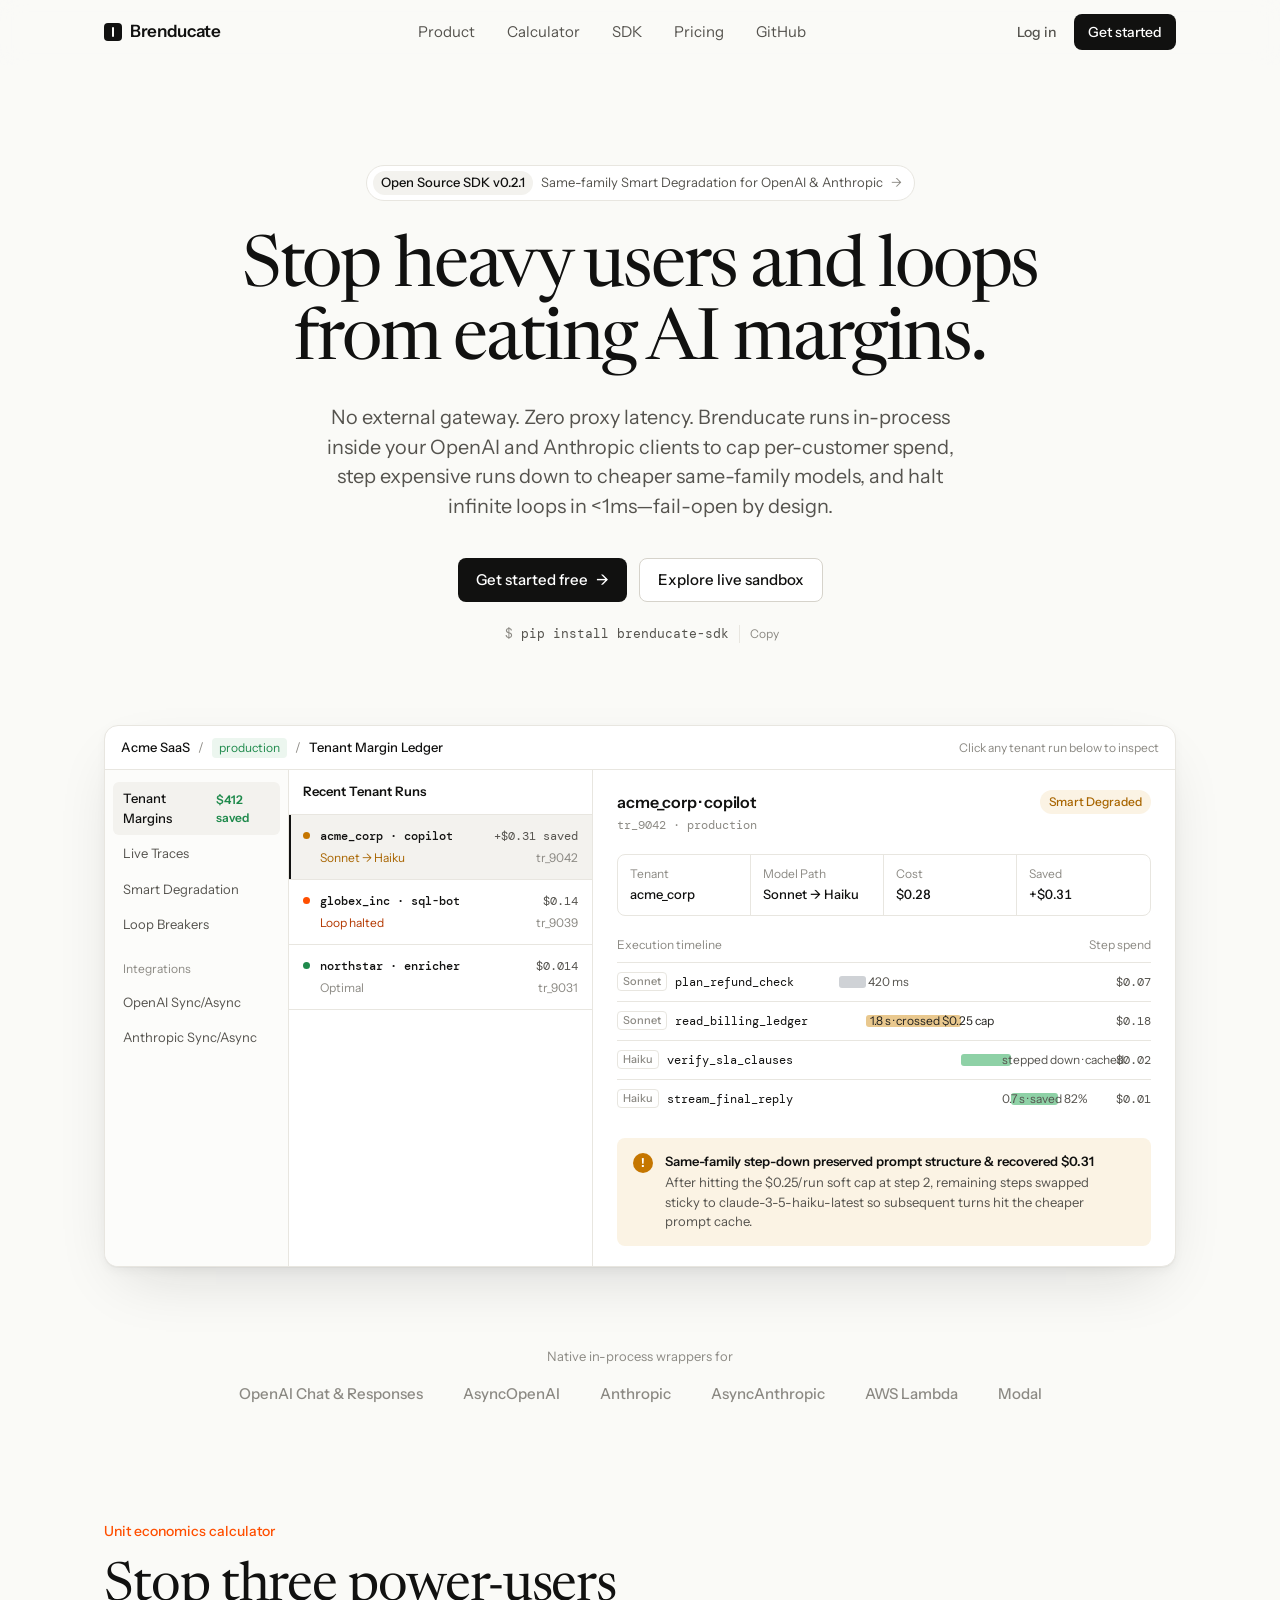
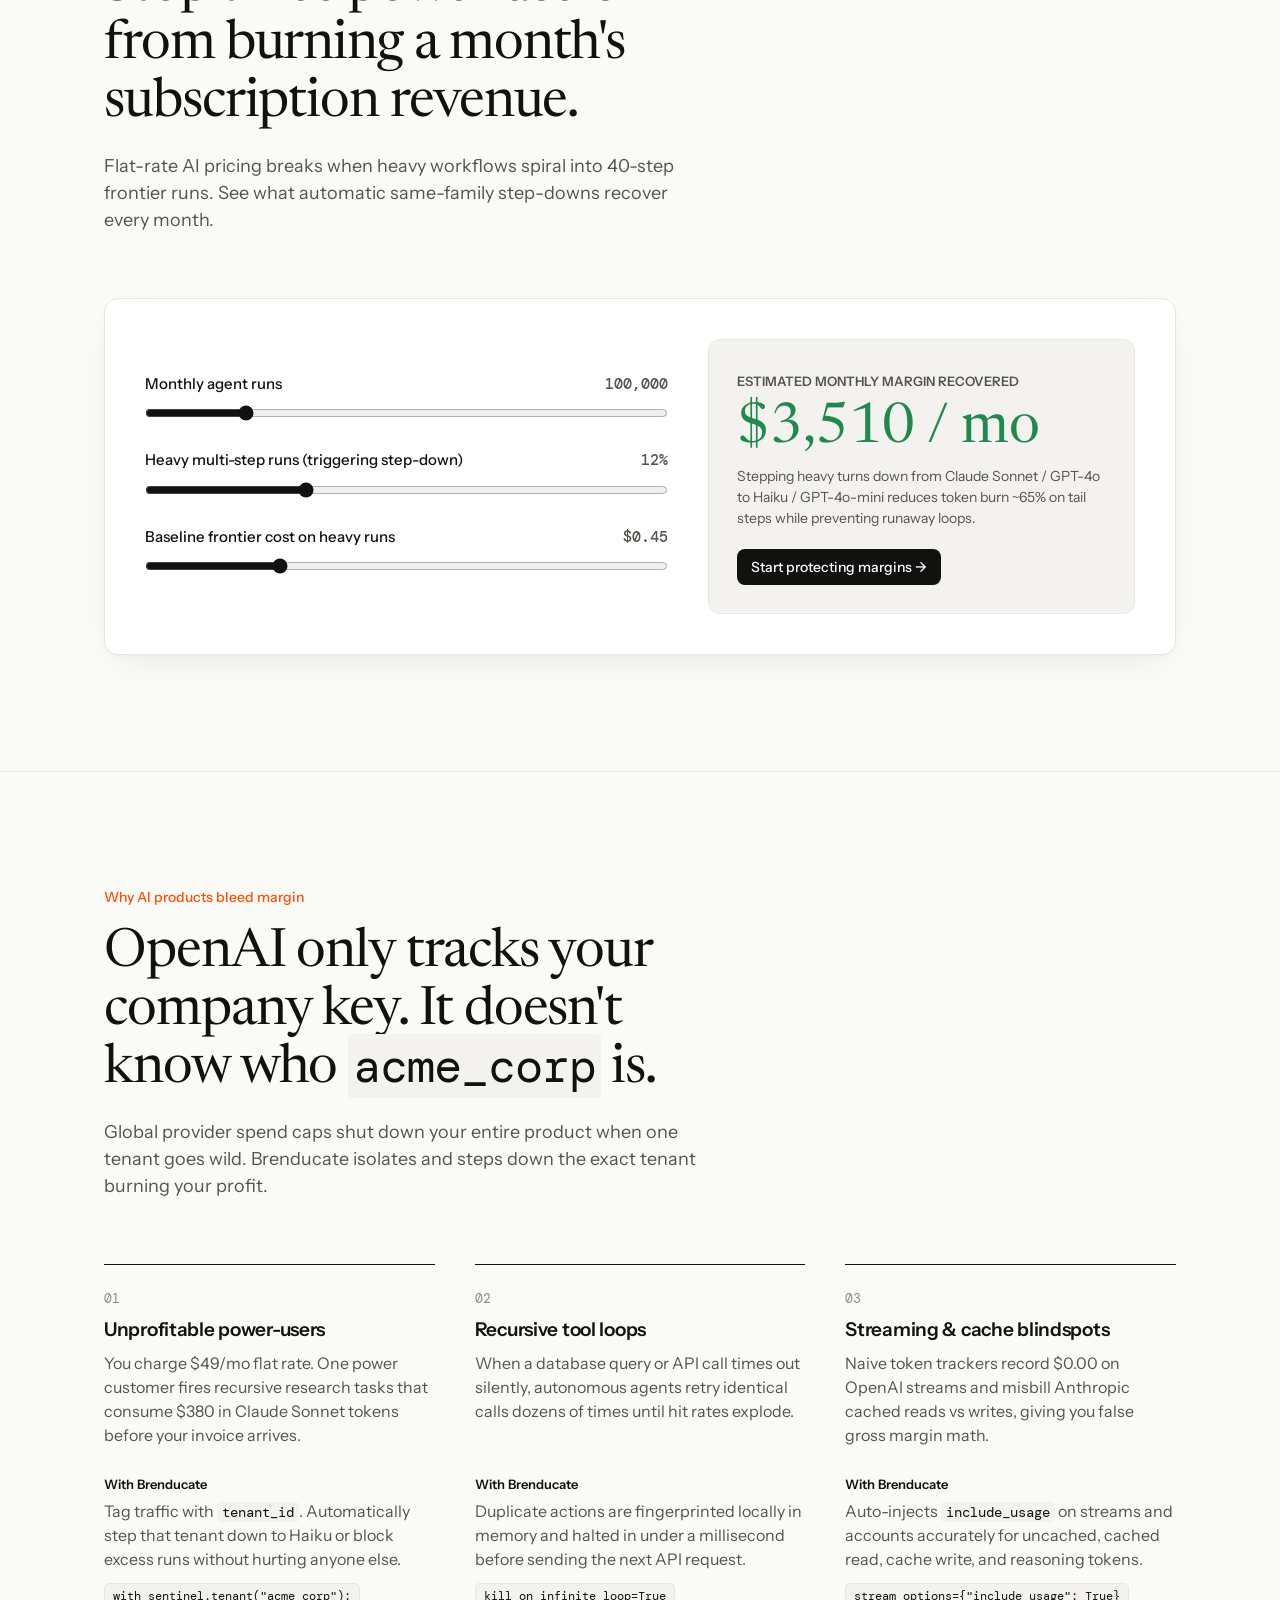
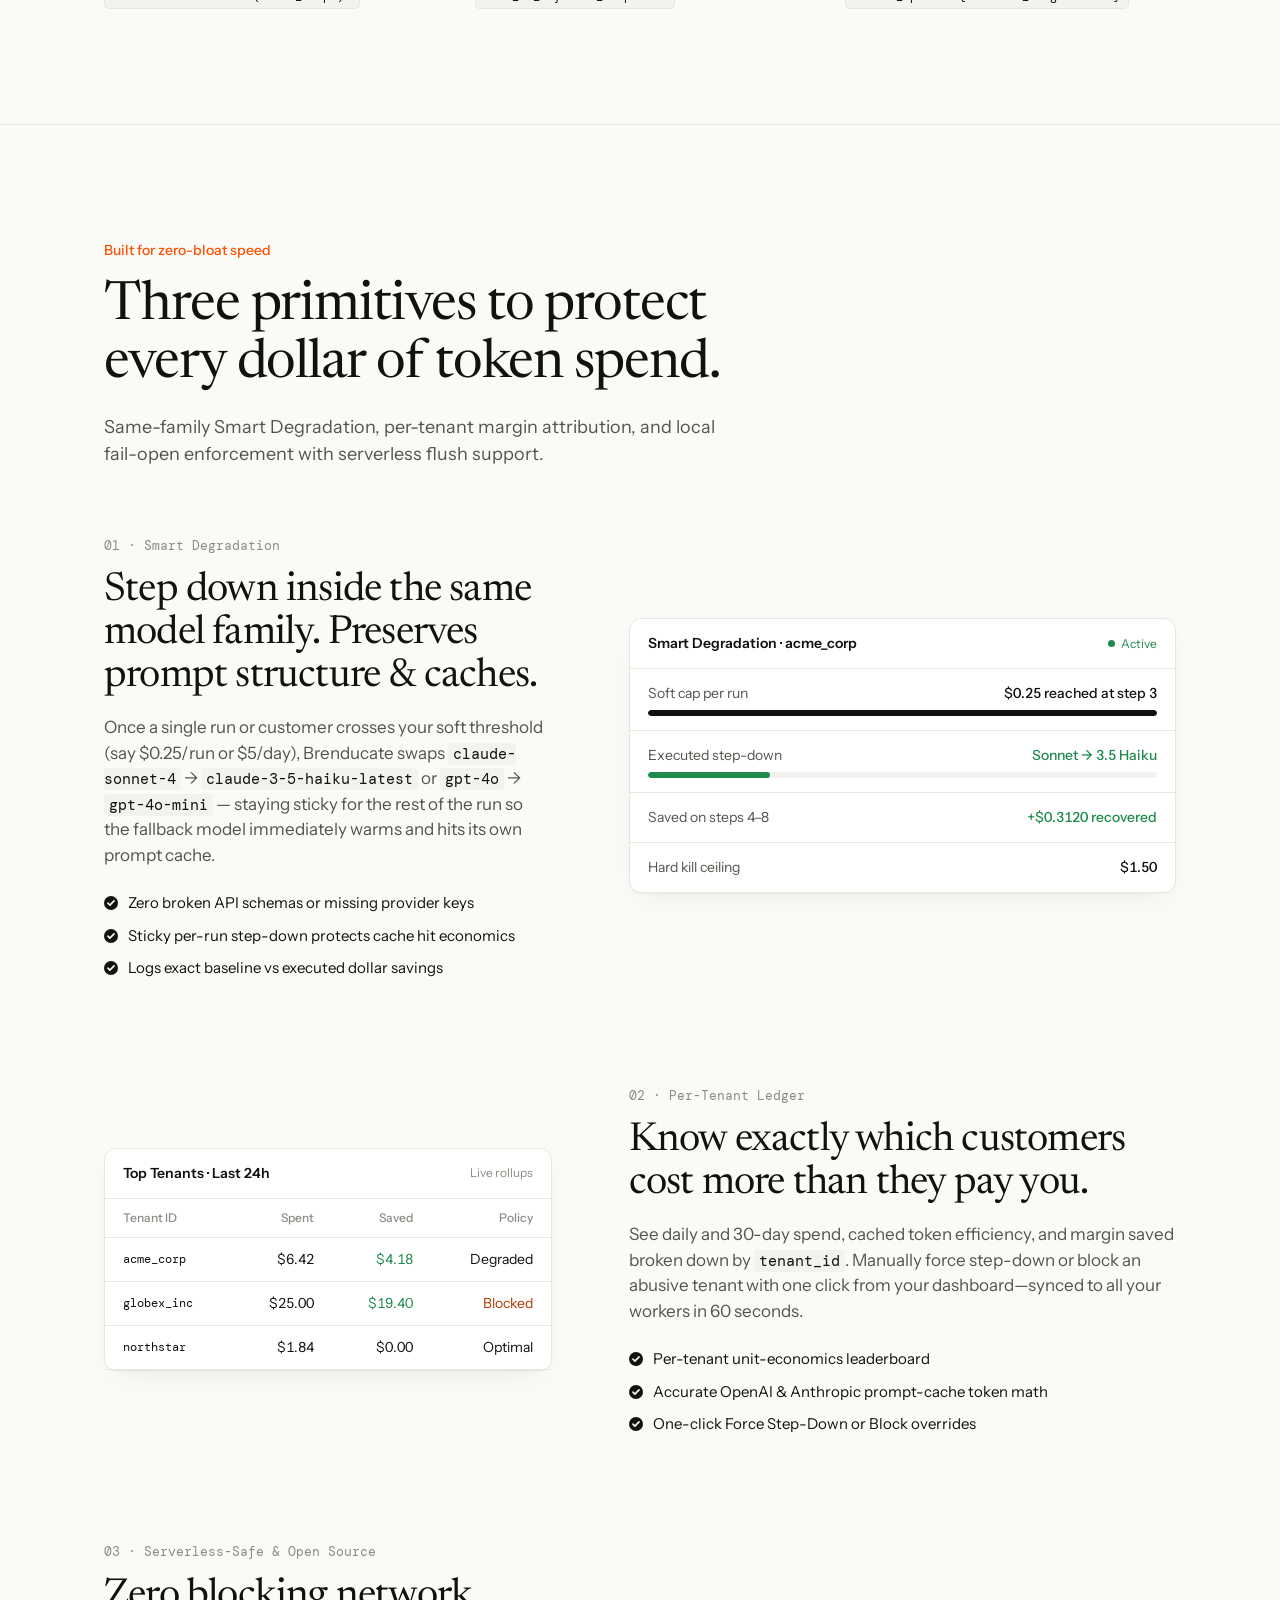
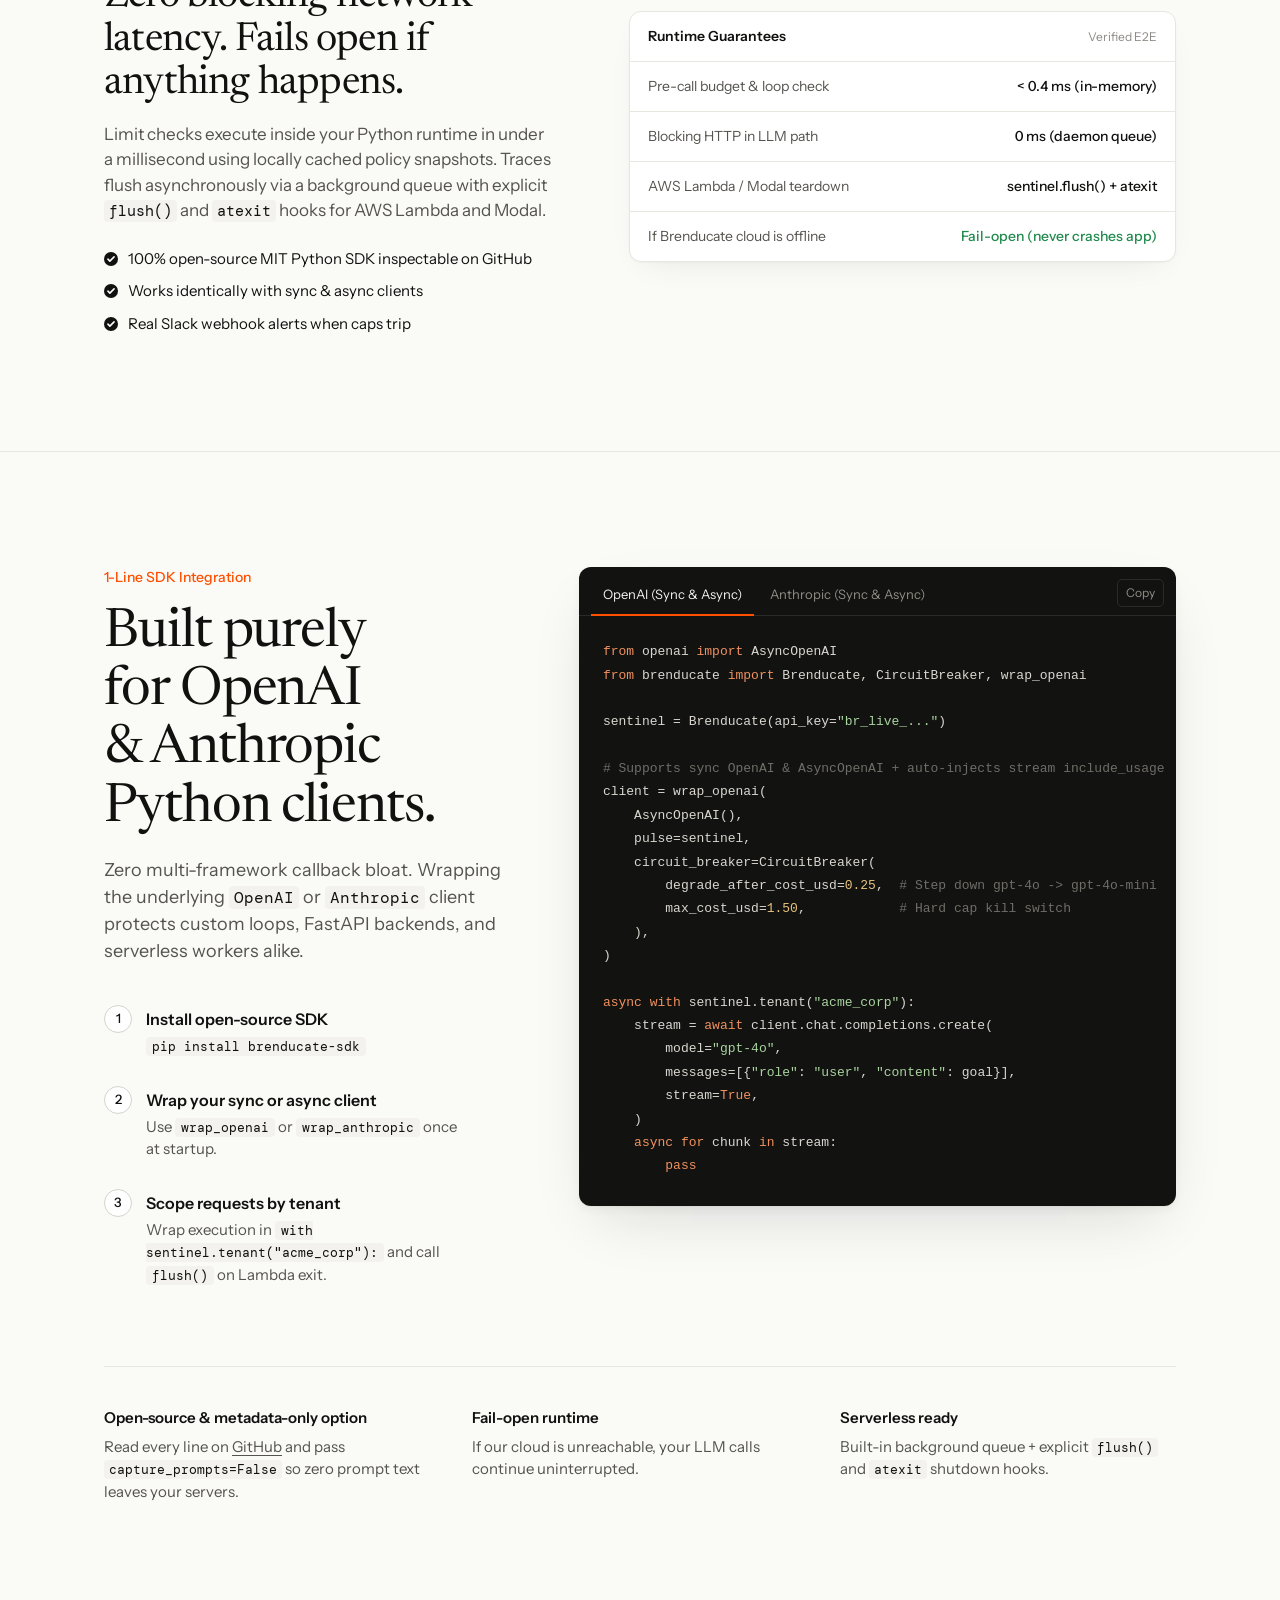
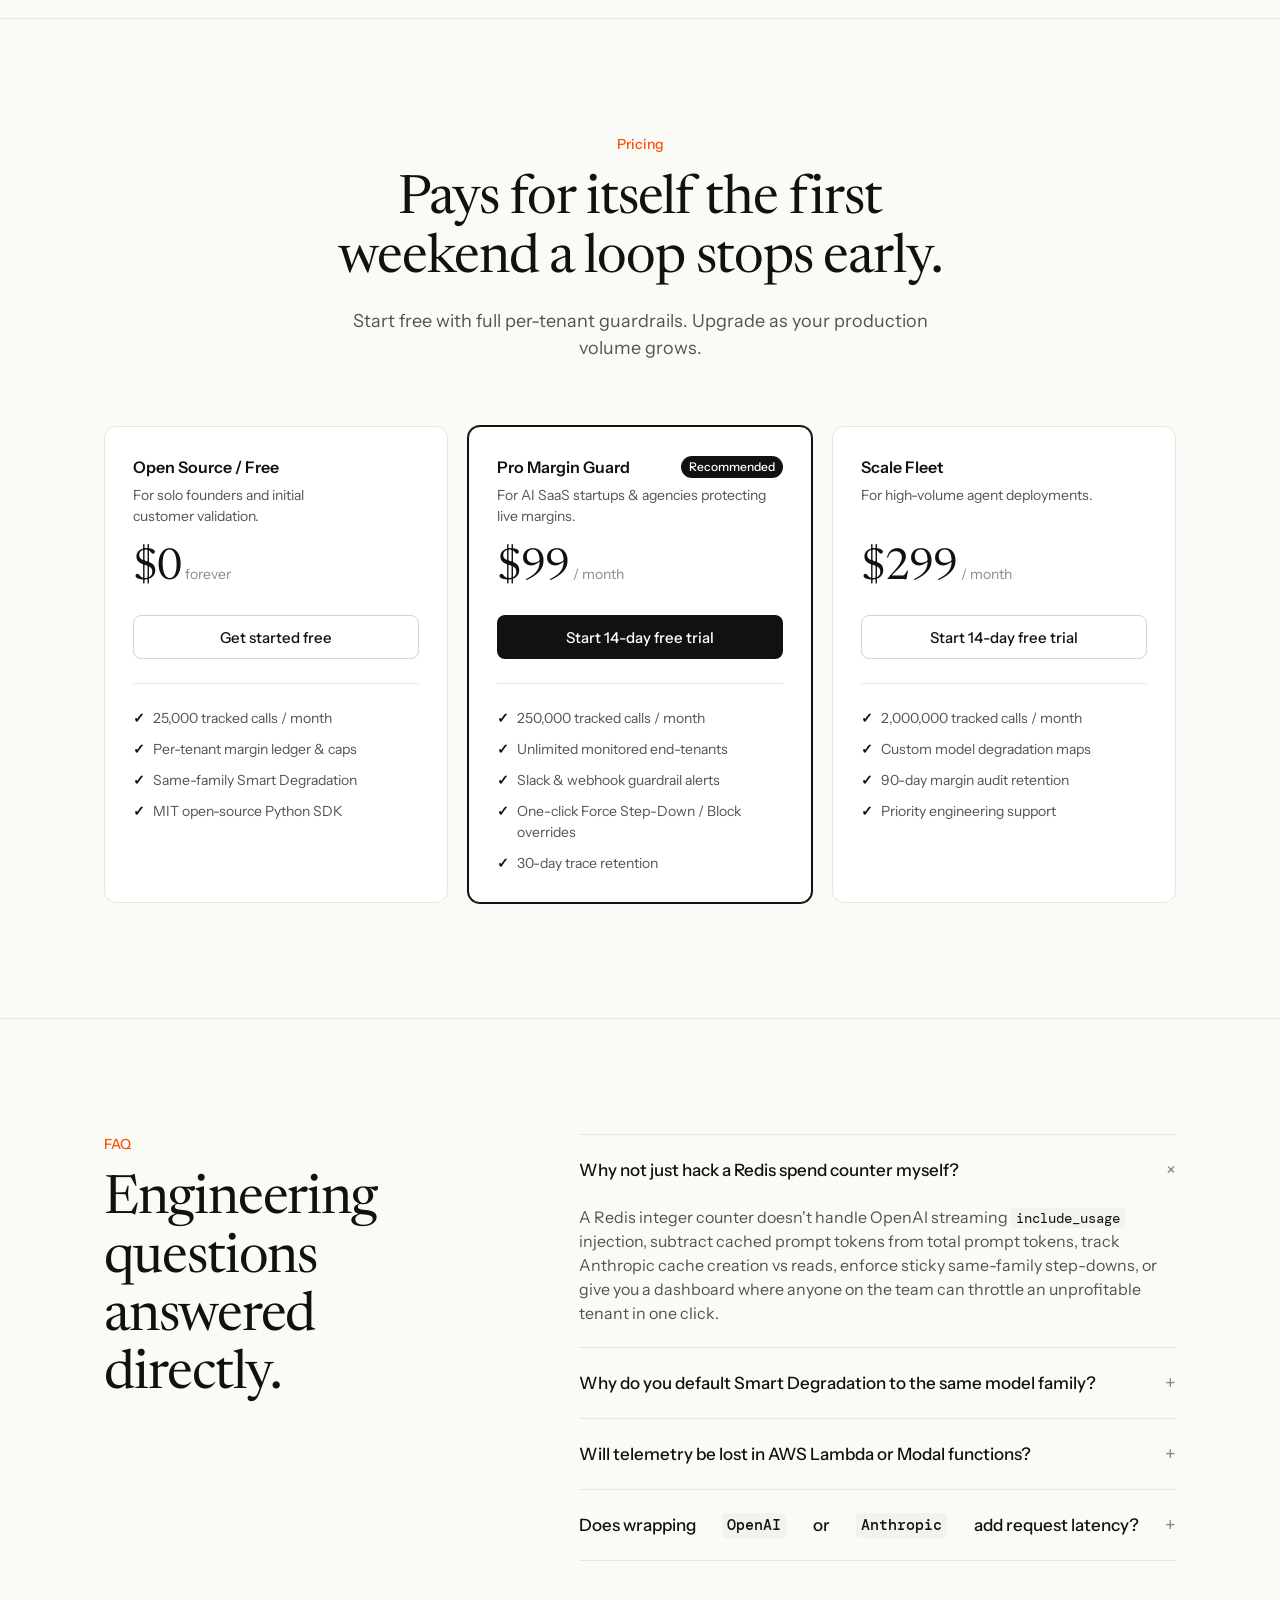
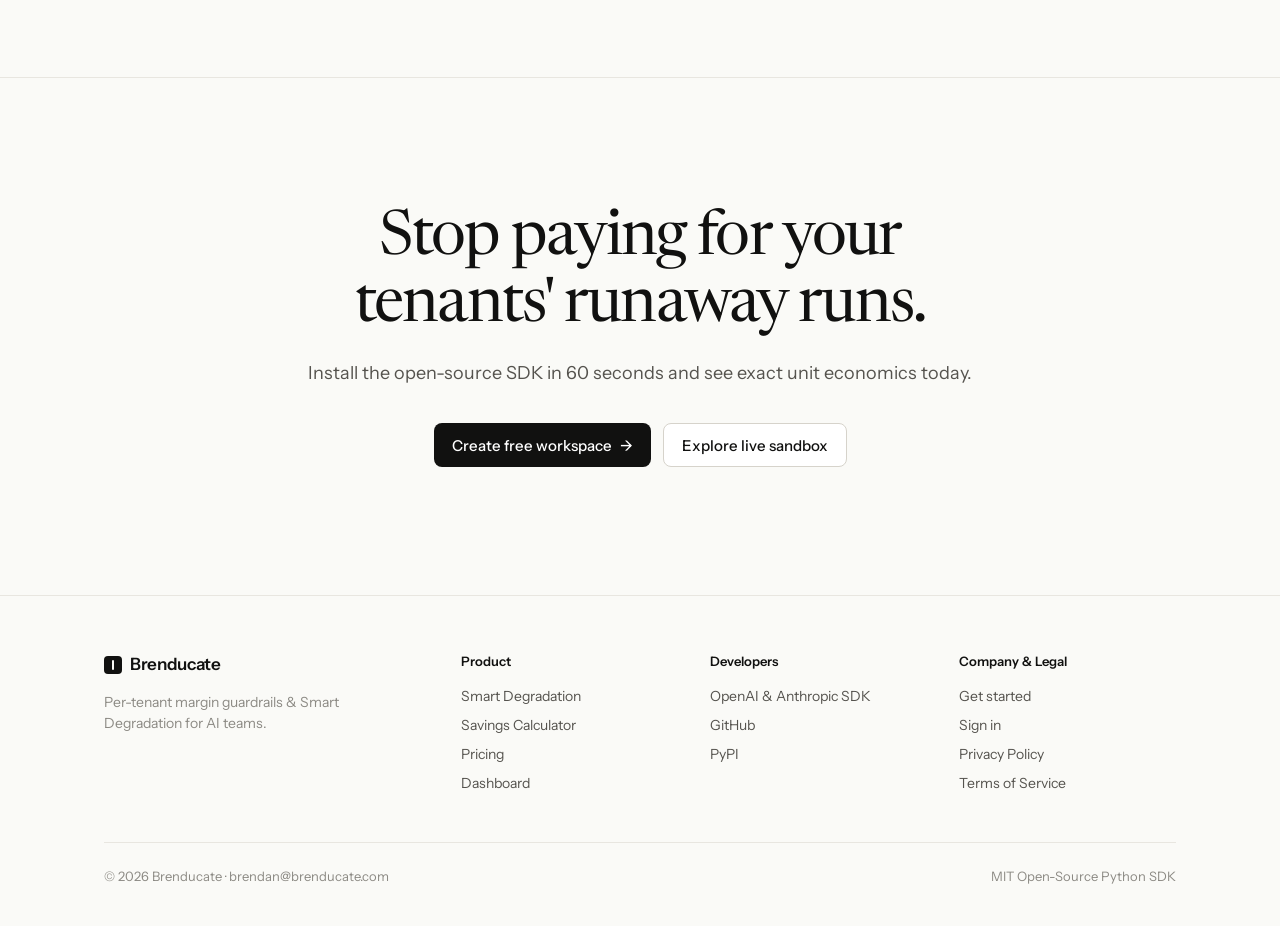
<file: index.html>
<!DOCTYPE html>
<html lang="en">
<head>
  <meta charset="UTF-8">
  <meta name="viewport" content="width=device-width, initial-scale=1.0">
  <title>Brenducate — Stop heavy users &amp; loops from eating AI margins</title>
  <meta name="description" content="In-process OpenAI & Anthropic margin guardrails: per-tenant spend caps, same-family Smart Degradation, and <1ms loop interception with zero proxy latency.">
  <link rel="preconnect" href="https://fonts.googleapis.com">
  <link rel="preconnect" href="https://fonts.gstatic.com" crossorigin>
  <link href="https://fonts.googleapis.com/css2?family=DM+Mono:wght@400;500&family=Instrument+Sans:wght@400;500;600&family=Newsreader:ital,opsz,wght@0,6..72,400;0,6..72,500;1,6..72,400&display=swap" rel="stylesheet">
  <style>
    :root {
      color-scheme: light;
      --bg: #fafaf7;
      --surface: #ffffff;
      --subtle: #f3f2ee;
      --line: #e8e6e0;
      --line-strong: #d6d3cb;
      --ink: #111110;
      --ink-2: #55534e;
      --ink-3: #8c8a84;
      --accent: #ff4f00;
      --accent-soft: #fff1ea;
      --accent-ink: #b33800;
      --ok: #1f8a4c;
      --ok-soft: #ecf6ef;
      --warn: #a86500;
      --warn-soft: #fbf3e4;
      --code-bg: #121211;
      --code-line: #2a2a27;

      --serif: 'Newsreader', Georgia, serif;
      --sans: 'Instrument Sans', -apple-system, BlinkMacSystemFont, 'Segoe UI', sans-serif;
      --mono: 'DM Mono', ui-monospace, SFMono-Regular, Menlo, monospace;

      --max: 72rem;
      --gutter: clamp(1.25rem, 4vw, 2.5rem);
      --shadow-window:
        0 1px 1px rgba(17, 17, 16, 0.03),
        0 4px 10px rgba(17, 17, 16, 0.04),
        0 24px 60px -20px rgba(17, 17, 16, 0.16);
    }

    ::selection { background: rgba(255, 79, 0, 0.16); color: var(--ink); }
    *, *::before, *::after { box-sizing: border-box; margin: 0; padding: 0; }
    html { scroll-behavior: smooth; }

    body {
      font-family: var(--sans);
      font-size: 1rem;
      line-height: 1.5;
      color: var(--ink);
      background: var(--bg);
      -webkit-font-smoothing: antialiased;
      overflow-x: clip;
    }

    a { color: inherit; text-decoration: none; }
    button { font: inherit; color: inherit; background: none; border: 0; cursor: pointer; }
    .container { max-width: var(--max); margin-inline: auto; padding-inline: var(--gutter); }

    h1, h2, h3 {
      font-family: var(--serif);
      font-weight: 400;
      letter-spacing: -0.02em;
      line-height: 1.08;
      text-wrap: balance;
    }
    p { text-wrap: pretty; }
    .tabular { font-variant-numeric: tabular-nums; }
    :focus-visible { outline: 2px solid var(--accent); outline-offset: 2px; border-radius: 4px; }

    /* Buttons */
    .btn {
      display: inline-flex;
      align-items: center;
      gap: 0.5rem;
      height: 2.75rem;
      padding-inline: 1.125rem;
      border-radius: 8px;
      font-size: 0.9375rem;
      font-weight: 500;
      line-height: 1;
      white-space: nowrap;
      transition: background-color 150ms ease, border-color 150ms ease, transform 100ms ease;
    }
    .btn:active { transform: translateY(1px); }
    .btn-sm { height: 2.25rem; padding-inline: 0.875rem; font-size: 0.875rem; }
    .btn-primary { background: var(--ink); color: #fff; }
    .btn-primary:hover { background: #2b2b29; }
    .btn-primary .arrow { transition: transform 150ms ease; }
    .btn-primary:hover .arrow { transform: translateX(2px); }
    .btn-secondary { background: var(--surface); border: 1px solid var(--line-strong); color: var(--ink); }
    .btn-secondary:hover { border-color: var(--ink-3); }
    .btn-ghost { color: var(--ink-2); }
    .btn-ghost:hover { color: var(--ink); }

    .pip {
      display: inline-flex;
      align-items: center;
      gap: 0.625rem;
      font-family: var(--mono);
      font-size: 0.8125rem;
      color: var(--ink-2);
      padding: 0.375rem 0.5rem 0.375rem 0.75rem;
      border-radius: 6px;
      transition: background-color 150ms ease;
    }
    .pip:hover { background: var(--subtle); }
    .pip .dollar { color: var(--ink-3); }
    .pip .copy-label {
      font-family: var(--sans);
      font-size: 0.75rem;
      color: var(--ink-3);
      padding-inline-start: 0.625rem;
      border-inline-start: 1px solid var(--line);
    }
    .pip.copied .copy-label { color: var(--ok); }

    /* Nav */
    .nav {
      position: sticky;
      top: 0;
      z-index: 50;
      background: rgba(250, 250, 247, 0.85);
      backdrop-filter: saturate(140%) blur(12px);
      -webkit-backdrop-filter: saturate(140%) blur(12px);
      border-bottom: 1px solid transparent;
      transition: border-color 200ms ease;
    }
    .nav.scrolled { border-bottom-color: var(--line); }
    .nav-inner { display: flex; align-items: center; justify-content: space-between; height: 4rem; gap: 2rem; }
    .wordmark { display: inline-flex; align-items: center; gap: 0.5rem; font-weight: 600; font-size: 1.0625rem; letter-spacing: -0.02em; }
    .mark { width: 1.125rem; height: 1.125rem; border-radius: 4px; background: var(--ink); position: relative; }
    .mark::after { content: ''; position: absolute; left: 50%; top: 22%; bottom: 22%; width: 2px; margin-left: -1px; background: var(--bg); border-radius: 1px; }
    .nav-links { display: flex; gap: 2rem; font-size: 0.9375rem; color: var(--ink-2); }
    .nav-links a:hover { color: var(--ink); }
    .nav-actions { display: flex; align-items: center; gap: 0.25rem; }
    @media (max-width: 52rem) { .nav-links, .nav-actions .btn-ghost { display: none; } }

    /* Hero */
    .hero { padding-block: clamp(4rem, 9vw, 6.25rem) 0; text-align: center; }
    .announce {
      display: inline-flex;
      align-items: center;
      gap: 0.5rem;
      font-size: 0.8125rem;
      color: var(--ink-2);
      padding: 0.3125rem 0.75rem 0.3125rem 0.375rem;
      border: 1px solid var(--line);
      border-radius: 999px;
      background: var(--surface);
      margin-bottom: 2rem;
    }
    .announce .tag { font-weight: 500; color: var(--ink); background: var(--subtle); padding: 0.125rem 0.5rem; border-radius: 999px; }
    .announce .chev { color: var(--ink-3); }
    .hero h1 {
      font-size: clamp(2.5rem, 1.4rem + 3.8vw, 4.75rem);
      line-height: 1.03;
      letter-spacing: -0.03em;
      max-width: 19ch;
      margin-inline: auto;
    }
    .hero-sub {
      font-size: clamp(1.0625rem, 1rem + 0.3vw, 1.25rem);
      color: var(--ink-2);
      max-width: 40rem;
      margin: 1.5rem auto 0;
    }
    .hero-ctas { display: flex; justify-content: center; flex-wrap: wrap; gap: 0.75rem; margin-top: 2.25rem; }
    .hero-pip { margin-top: 1rem; }

    /* Hero Interactive Product Window */
    .window-wrap { position: relative; margin-top: clamp(3.5rem, 7vw, 4.75rem); container-type: inline-size; container-name: win; text-align: start; }
    .window {
      background: var(--surface);
      border: 1px solid var(--line);
      border-radius: 14px;
      box-shadow: var(--shadow-window);
      overflow: hidden;
      font-size: 0.8125rem;
    }
    .win-top { display: flex; align-items: center; justify-content: space-between; gap: 1rem; height: 2.75rem; padding-inline: 1rem; border-bottom: 1px solid var(--line); }
    .crumbs { display: flex; align-items: center; gap: 0.5rem; color: var(--ink-3); white-space: nowrap; }
    .crumbs strong { color: var(--ink); font-weight: 500; }
    .env { font-size: 0.75rem; color: var(--ok); background: var(--ok-soft); padding: 0.0625rem 0.4375rem; border-radius: 4px; }
    .win-body { display: grid; grid-template-columns: 11.5rem 19rem 1fr; min-height: 31rem; }

    .side { border-right: 1px solid var(--line); padding: 0.75rem 0.5rem; display: flex; flex-direction: column; gap: 0.125rem; background: #fcfcfa; }
    .side-item { display: flex; align-items: center; gap: 0.625rem; padding: 0.4375rem 0.625rem; border-radius: 6px; color: var(--ink-2); }
    .side-item.active { background: var(--subtle); color: var(--ink); font-weight: 500; }
    .side-item .count { margin-left: auto; font-size: 0.75rem; color: var(--ok); font-weight: 600; }
    .side-label { font-size: 0.75rem; color: var(--ink-3); padding: 1rem 0.625rem 0.375rem; }

    .list { border-right: 1px solid var(--line); display: flex; flex-direction: column; }
    .list-head { display: flex; align-items: center; justify-content: space-between; padding: 0.75rem 0.875rem; border-bottom: 1px solid var(--line); }
    .list-head h4 { font-family: var(--sans); font-size: 0.8125rem; font-weight: 600; }
    .trace-row {
      display: grid;
      grid-template-columns: auto 1fr auto;
      align-items: center;
      gap: 0.25rem 0.625rem;
      width: 100%;
      text-align: left;
      padding: 0.75rem 0.875rem;
      border-bottom: 1px solid var(--line);
      transition: background-color 120ms ease;
    }
    .trace-row:hover { background: #fbfbf9; }
    .trace-row.selected { background: var(--subtle); box-shadow: inset 2px 0 0 var(--ink); }
    .dot { width: 0.4375rem; height: 0.4375rem; border-radius: 50%; }
    .dot.halt { background: var(--accent); }
    .dot.warn { background: #c57600; }
    .dot.ok { background: var(--ok); }
    .trace-name { font-weight: 500; color: var(--ink); font-family: var(--mono); font-size: 0.75rem; }
    .trace-cost { font-family: var(--mono); font-size: 0.75rem; color: var(--ink-2); }
    .trace-meta { grid-column: 2 / 4; display: flex; justify-content: space-between; font-size: 0.75rem; color: var(--ink-3); }
    .trace-meta .halt { color: var(--accent-ink); }
    .trace-meta .warn { color: var(--warn); }

    .detail { padding: 1.25rem 1.5rem; display: flex; flex-direction: column; gap: 1.25rem; min-width: 0; }
    .detail-head { display: flex; align-items: flex-start; justify-content: space-between; gap: 1rem; }
    .detail-title { font-family: var(--sans); font-size: 1rem; font-weight: 600; letter-spacing: -0.01em; }
    .detail-id { font-family: var(--mono); font-size: 0.75rem; color: var(--ink-3); margin-top: 0.125rem; }
    .badge { display: inline-flex; align-items: center; gap: 0.375rem; font-size: 0.75rem; font-weight: 500; padding: 0.1875rem 0.5625rem; border-radius: 999px; white-space: nowrap; }
    .badge.halt { color: var(--accent-ink); background: var(--accent-soft); }
    .badge.warn { color: var(--warn); background: var(--warn-soft); }
    .badge.ok { color: var(--ok); background: var(--ok-soft); }
    .meta-grid { display: grid; grid-template-columns: repeat(4, minmax(0, 1fr)); border: 1px solid var(--line); border-radius: 8px; }
    .meta-cell { padding: 0.625rem 0.75rem; border-right: 1px solid var(--line); }
    .meta-cell:last-child { border-right: 0; }
    .meta-cell span { display: block; font-size: 0.75rem; color: var(--ink-3); }
    .meta-cell strong { display: block; font-weight: 500; margin-top: 0.125rem; font-variant-numeric: tabular-nums; }

    .timeline-head { display: flex; justify-content: space-between; font-size: 0.75rem; color: var(--ink-3); margin-bottom: 0.5rem; }
    .step { display: grid; grid-template-columns: minmax(0, 13rem) 1fr 4.5rem; align-items: center; gap: 0.875rem; padding-block: 0.5rem; border-top: 1px solid var(--line); }
    .step-label { display: flex; align-items: center; gap: 0.5rem; min-width: 0; }
    .kind { font-size: 0.6875rem; font-weight: 500; color: var(--ink-3); border: 1px solid var(--line); border-radius: 4px; padding: 0 0.3125rem; flex-shrink: 0; }
    .step-name { font-family: var(--mono); font-size: 0.75rem; white-space: nowrap; overflow: hidden; text-overflow: ellipsis; }
    .track { position: relative; height: 1.375rem; }
    .bar { position: absolute; top: 0.3125rem; height: 0.75rem; border-radius: 3px; background: #cfd2d6; min-width: 3px; }
    .bar.warn { background: #e9c88e; }
    .bar.halt { background: var(--accent); }
    .bar.ok { background: #8ed1a6; }
    .bar-note { position: absolute; top: 0.125rem; font-size: 0.75rem; color: var(--ink-2); white-space: nowrap; }
    .bar-note.halt { color: var(--accent-ink); font-weight: 500; }
    .step-cost { font-family: var(--mono); font-size: 0.75rem; color: var(--ink-2); text-align: right; }

    .callout { display: flex; gap: 0.75rem; padding: 0.875rem 1rem; border-radius: 8px; }
    .callout.halt { background: var(--accent-soft); }
    .callout.warn { background: var(--warn-soft); }
    .callout.ok { background: var(--ok-soft); }
    .callout-icon { width: 1.25rem; height: 1.25rem; border-radius: 50%; display: grid; place-items: center; font-size: 0.75rem; font-weight: 700; color: #fff; flex-shrink: 0; margin-top: 0.0625rem; }
    .callout.halt .callout-icon { background: var(--accent); }
    .callout.warn .callout-icon { background: #c57600; }
    .callout.ok .callout-icon { background: var(--ok); }
    .callout strong { display: block; font-weight: 600; }
    .callout p { color: var(--ink-2); margin-top: 0.125rem; }

    @container win (max-width: 62rem) {
      .win-body { grid-template-columns: 17rem 1fr; }
      .side { display: none; }
    }
    @container win (max-width: 44rem) {
      .win-body { grid-template-columns: 1fr; }
      .list { display: none; }
      .meta-grid { grid-template-columns: repeat(2, minmax(0, 1fr)); }
      .meta-cell:nth-child(2) { border-right: 0; }
      .meta-cell:nth-child(-n+2) { border-bottom: 1px solid var(--line); }
      .step { grid-template-columns: minmax(0, 9rem) 1fr 3.5rem; }
    }

    .stack-row { margin-top: clamp(3.5rem, 7vw, 5rem); display: flex; flex-wrap: wrap; justify-content: center; align-items: center; gap: 0.75rem 2.5rem; color: var(--ink-3); font-size: 0.9375rem; font-weight: 500; }
    .stack-row .label { width: 100%; text-align: center; font-size: 0.8125rem; font-weight: 400; margin-bottom: 0.25rem; }

    /* Sections */
    .section { padding-block: clamp(5rem, 9vw, 7.5rem); }
    .section + .section { border-top: 1px solid var(--line); }
    .eyebrow { display: block; font-size: 0.875rem; font-weight: 500; color: var(--accent); margin-bottom: 1rem; }
    .section-head { max-width: 44rem; margin-bottom: clamp(2.5rem, 5vw, 4rem); }
    .section-head.center { margin-inline: auto; text-align: center; }
    .section-head h2 { font-size: clamp(2.25rem, 1.4rem + 2.5vw, 3.375rem); }
    .section-head p { font-size: 1.125rem; color: var(--ink-2); margin-top: 1.25rem; max-width: 39rem; }
    .section-head.center p { margin-inline: auto; }

    /* Interactive Calculator */
    .calc-card {
      background: var(--surface);
      border: 1px solid var(--line);
      border-radius: 14px;
      padding: clamp(1.5rem, 4vw, 2.5rem);
      box-shadow: 0 1px 2px rgba(17, 17, 16, 0.03), 0 14px 36px -18px rgba(17, 17, 16, 0.12);
      display: grid;
      grid-template-columns: 1.1fr 0.9fr;
      gap: 2.5rem;
      align-items: center;
    }
    @media (max-width: 52rem) { .calc-card { grid-template-columns: 1fr; } }
    .slider-group { display: flex; flex-direction: column; gap: 1.375rem; }
    .slider-row label { display: flex; justify-content: space-between; font-size: 0.9375rem; font-weight: 500; margin-bottom: 0.5rem; }
    .slider-row label span:last-child { font-family: var(--mono); color: var(--ink-2); }
    .slider-row input[type="range"] { width: 100%; accent-color: var(--ink); cursor: pointer; }
    .calc-output {
      background: var(--subtle);
      border: 1px solid var(--line);
      border-radius: 12px;
      padding: 1.75rem;
    }
    .calc-output .out-num {
      font-family: var(--serif);
      font-size: clamp(2.5rem, 2rem + 2vw, 3.5rem);
      color: var(--ok);
      line-height: 1.05;
      margin: 0.5rem 0;
    }

    /* Failure Modes */
    .modes { display: grid; grid-template-columns: repeat(3, minmax(0, 1fr)); gap: 2.5rem; }
    .mode { border-top: 1px solid var(--ink); padding-top: 1.5rem; display: flex; flex-direction: column; }
    .num { font-family: var(--mono); font-size: 0.8125rem; color: var(--ink-3); }
    .mode h3 { font-family: var(--sans); font-size: 1.1875rem; font-weight: 600; letter-spacing: -0.015em; margin: 0.75rem 0 0.625rem; }
    .mode > p { color: var(--ink-2); }
    .mode-fix { margin-top: auto; padding-top: 1.5rem; }
    .mode-fix .label { font-size: 0.8125rem; font-weight: 600; color: var(--ink); }
    .mode-fix p { color: var(--ink-2); margin-top: 0.25rem; }
    .chip { display: inline-block; margin-top: 0.75rem; font-family: var(--mono); font-size: 0.75rem; color: var(--ink); background: var(--subtle); border: 1px solid var(--line); border-radius: 5px; padding: 0.1875rem 0.5rem; }
    @media (max-width: 54rem) { .modes { grid-template-columns: 1fr; gap: 2.5rem; } .mode-fix { margin-top: 0; } }

    /* Platform Pillars */
    .pillars { display: flex; flex-direction: column; gap: clamp(4.5rem, 8vw, 6.5rem); }
    .pillar { display: grid; grid-template-columns: minmax(0, 0.9fr) minmax(0, 1.1fr); gap: clamp(2.5rem, 6vw, 5rem); align-items: center; }
    .pillar.flip .pillar-text { order: 2; }
    .pillar-tag { font-family: var(--mono); font-size: 0.8125rem; color: var(--ink-3); }
    .pillar h3 { font-size: clamp(1.875rem, 1.4rem + 1.4vw, 2.5rem); margin: 0.875rem 0 1rem; }
    .pillar-text > p { color: var(--ink-2); font-size: 1.0625rem; }
    .ticks { list-style: none; margin-top: 1.5rem; display: flex; flex-direction: column; gap: 0.625rem; }
    .ticks li { display: flex; gap: 0.625rem; color: var(--ink); font-size: 0.9375rem; }
    .ticks li::before { content: ''; width: 0.875rem; height: 0.875rem; margin-top: 0.25rem; flex-shrink: 0; border-radius: 50%; background: var(--ink) url("data:image/svg+xml,%3Csvg xmlns='http://www.w3.org/2000/svg' viewBox='0 0 16 16'%3E%3Cpath d='M4.5 8.2l2.2 2.2 4.8-4.8' fill='none' stroke='white' stroke-width='1.8' stroke-linecap='round' stroke-linejoin='round'/%3E%3C/svg%3E") center / 100% no-repeat; }
    @media (max-width: 54rem) { .pillar { grid-template-columns: 1fr; } .pillar.flip .pillar-text { order: 0; } }

    .card { background: var(--surface); border: 1px solid var(--line); border-radius: 12px; box-shadow: 0 1px 2px rgba(17, 17, 16, 0.03), 0 12px 32px -16px rgba(17, 17, 16, 0.1); font-size: 0.875rem; }
    .card-head { display: flex; align-items: center; justify-content: space-between; padding: 0.875rem 1.125rem; border-bottom: 1px solid var(--line); }
    .card-head strong { font-weight: 600; }
    .card-head span { font-size: 0.75rem; color: var(--ink-3); }
    .live { display: inline-flex; align-items: center; gap: 0.375rem; color: var(--ok) !important; }
    .live::before { content: ''; width: 0.4375rem; height: 0.4375rem; border-radius: 50%; background: var(--ok); }
    .policy-row { display: grid; grid-template-columns: 1fr auto; gap: 0.375rem 1rem; align-items: center; padding: 0.875rem 1.125rem; border-bottom: 1px solid var(--line); }
    .policy-row:last-child { border-bottom: 0; }
    .policy-row .k { color: var(--ink-2); }
    .policy-row .v { font-variant-numeric: tabular-nums; font-weight: 500; }
    .policy-row .v.halt { color: var(--accent-ink); }
    .policy-row .v.ok { color: var(--ok); }
    .meter { grid-column: 1 / -1; height: 0.375rem; background: var(--subtle); border-radius: 999px; overflow: hidden; }
    .meter i { display: block; height: 100%; background: var(--ink); border-radius: 999px; }
    .meter i.halt { background: var(--accent); }
    .meter i.ok { background: var(--ok); }

    .ledger { width: 100%; border-collapse: collapse; font-variant-numeric: tabular-nums; }
    .ledger th { text-align: left; font-weight: 500; font-size: 0.75rem; color: var(--ink-3); padding: 0.625rem 1.125rem; border-bottom: 1px solid var(--line); }
    .ledger td { padding: 0.6875rem 1.125rem; border-bottom: 1px solid var(--line); }
    .ledger td.mono { font-family: var(--mono); font-size: 0.75rem; }
    .ledger .r { text-align: right; }

    /* Integration */
    .integrate { display: grid; grid-template-columns: minmax(0, 0.8fr) minmax(0, 1.2fr); gap: clamp(2.5rem, 6vw, 5rem); align-items: start; }
    .integrate .section-head { margin-bottom: 2.5rem; }
    .steps { list-style: none; display: flex; flex-direction: column; gap: 1.75rem; }
    .steps li { display: grid; grid-template-columns: 1.75rem 1fr; gap: 0.875rem; }
    .step-num { width: 1.75rem; height: 1.75rem; border-radius: 50%; border: 1px solid var(--line-strong); display: grid; place-items: center; font-size: 0.8125rem; font-weight: 500; background: var(--surface); }
    .steps strong { display: block; font-weight: 600; margin-top: 0.125rem; }
    .steps p { color: var(--ink-2); margin-top: 0.25rem; font-size: 0.9375rem; }
    .steps code { font-family: var(--mono); font-size: 0.8125rem; color: var(--ink); background: var(--subtle); padding: 0.0625rem 0.375rem; border-radius: 4px; }
    :is(p, h2, summary) code { font-family: var(--mono); font-size: 0.875em; color: var(--ink); background: var(--subtle); padding: 0.0625rem 0.3125rem; border-radius: 4px; }

    .code { background: var(--code-bg); border-radius: 12px; overflow: hidden; box-shadow: var(--shadow-window); }
    .code-tabs { display: flex; align-items: center; gap: 0.25rem; padding: 0.625rem 0.75rem 0; border-bottom: 1px solid var(--code-line); }
    .code-tab { font-size: 0.8125rem; color: #8f8d86; padding: 0.5rem 0.75rem 0.625rem; border-bottom: 2px solid transparent; margin-bottom: -1px; }
    .code-tab:hover { color: #d9d7d0; }
    .code-tab[aria-selected="true"] { color: #f4f3ef; border-bottom-color: var(--accent); }
    .code-copy { margin-left: auto; margin-bottom: 0.375rem; font-size: 0.75rem; color: #8f8d86; border: 1px solid var(--code-line); border-radius: 5px; padding: 0.25rem 0.5rem; }
    .code-copy:hover { color: #f4f3ef; }
    .code pre { padding: 1.5rem 1.5rem 1.75rem; overflow-x: auto; font-family: var(--mono); font-size: 0.8125rem; line-height: 1.72; color: #d9d7d0; }
    .t-kw { color: #f0915e; }
    .t-str { color: #a9d39f; }
    .t-num { color: #e8c37d; }
    .t-com { color: #6f6d67; }
    .t-fn { color: #f4f3ef; }

    .assurances { display: grid; grid-template-columns: repeat(3, minmax(0, 1fr)); gap: 2rem; margin-top: clamp(3.5rem, 7vw, 5rem); padding-top: 2.5rem; border-top: 1px solid var(--line); }
    .assurances strong { display: block; font-weight: 600; font-size: 0.9375rem; }
    .assurances p { color: var(--ink-2); font-size: 0.9375rem; margin-top: 0.375rem; }
    @media (max-width: 58rem) { .integrate { grid-template-columns: 1fr; } }
    @media (max-width: 46rem) { .assurances { grid-template-columns: 1fr; } }

    /* Pricing */
    .plans { display: grid; grid-template-columns: repeat(3, minmax(0, 1fr)); gap: 1.25rem; align-items: stretch; }
    .plan { background: var(--surface); border: 1px solid var(--line); border-radius: 12px; padding: 1.75rem; display: flex; flex-direction: column; }
    .plan.featured { border-color: var(--ink); box-shadow: 0 0 0 1px var(--ink); }
    .plan-top { display: flex; align-items: center; justify-content: space-between; min-height: 1.5rem; }
    .plan-name { font-weight: 600; }
    .plan-flag { font-size: 0.75rem; font-weight: 500; color: var(--surface); background: var(--ink); padding: 0.125rem 0.5rem; border-radius: 999px; }
    .plan-for { font-size: 0.875rem; color: var(--ink-2); margin-top: 0.375rem; min-height: 2.625rem; }
    .price { display: flex; align-items: baseline; gap: 0.25rem; margin-top: 1.25rem; }
    .price strong { font-family: var(--serif); font-weight: 400; font-size: 2.75rem; line-height: 1; letter-spacing: -0.02em; }
    .price span { color: var(--ink-3); font-size: 0.875rem; }
    .plan .btn { margin-top: 1.5rem; justify-content: center; width: 100%; }
    .plan ul { list-style: none; margin-top: 1.5rem; padding-top: 1.5rem; border-top: 1px solid var(--line); display: flex; flex-direction: column; gap: 0.625rem; font-size: 0.875rem; color: var(--ink-2); }
    .plan li { display: flex; gap: 0.5rem; }
    .plan li::before { content: '✓'; color: var(--ink); font-weight: 600; flex-shrink: 0; }
    @media (max-width: 54rem) { .plans { grid-template-columns: 1fr; } }

    /* FAQ */
    .faq { display: grid; grid-template-columns: minmax(0, 0.8fr) minmax(0, 1.2fr); gap: clamp(2.5rem, 6vw, 5rem); }
    .faq .section-head { margin-bottom: 0; }
    .faq-list details { border-bottom: 1px solid var(--line); }
    .faq-list details:first-child { border-top: 1px solid var(--line); }
    .faq-list summary { list-style: none; cursor: pointer; display: flex; justify-content: space-between; align-items: center; gap: 1.5rem; padding-block: 1.25rem; font-weight: 500; font-size: 1.0625rem; }
    .faq-list summary::-webkit-details-marker { display: none; }
    .faq-list summary::after { content: '+'; font-size: 1.25rem; font-weight: 400; color: var(--ink-3); transition: transform 200ms ease; }
    .faq-list details[open] summary::after { transform: rotate(45deg); }
    .faq-list details p { color: var(--ink-2); padding-bottom: 1.375rem; max-width: 60ch; }
    @media (max-width: 58rem) { .faq { grid-template-columns: 1fr; } }

    /* Footer */
    .closing { text-align: center; padding-block: clamp(5rem, 10vw, 8rem); border-top: 1px solid var(--line); }
    .closing h2 { font-size: clamp(2.5rem, 1.5rem + 3vw, 4rem); max-width: 16ch; margin-inline: auto; letter-spacing: -0.03em; }
    .closing p { color: var(--ink-2); font-size: 1.125rem; margin-top: 1.25rem; }
    .footer { border-top: 1px solid var(--line); padding-block: 3.5rem 2.5rem; font-size: 0.875rem; }
    .footer-grid { display: grid; grid-template-columns: 1.5fr repeat(3, 1fr); gap: 2rem; }
    .footer-grid p { color: var(--ink-3); margin-top: 0.75rem; max-width: 18rem; }
    .footer h5 { font-size: 0.8125rem; font-weight: 600; margin-bottom: 0.875rem; }
    .footer ul { list-style: none; display: flex; flex-direction: column; gap: 0.5rem; color: var(--ink-2); }
    .footer ul a:hover { color: var(--ink); }
    .footer-bottom { margin-top: 3rem; padding-top: 1.5rem; border-top: 1px solid var(--line); color: var(--ink-3); font-size: 0.8125rem; display: flex; justify-content: space-between; flex-wrap: wrap; gap: 1rem; }
    @media (max-width: 46rem) { .footer-grid { grid-template-columns: 1fr 1fr; } }
  </style>
</head>
<body>

  <header class="nav" id="nav">
    <div class="container nav-inner">
      <a href="#" class="wordmark" aria-label="Brenducate home"><span class="mark" aria-hidden="true"></span>Brenducate</a>
      <nav class="nav-links" aria-label="Primary">
        <a href="#platform">Product</a>
        <a href="#calculator">Calculator</a>
        <a href="#integration">SDK</a>
        <a href="#pricing">Pricing</a>
        <a href="https://github.com/brendanjchung/brenducate" target="_blank" rel="noopener">GitHub</a>
      </nav>
      <div class="nav-actions">
        <a href="dashboard.html#login" class="btn btn-sm btn-ghost">Log in</a>
        <a href="dashboard.html#signup" class="btn btn-sm btn-primary">Get started</a>
      </div>
    </div>
  </header>

  <main>
    <!-- HERO -->
    <section class="hero">
      <div class="container">
        <a href="#integration" class="announce">
          <span class="tag">Open Source SDK v0.2.1</span>
          Same-family Smart Degradation for OpenAI &amp; Anthropic
          <span class="chev" aria-hidden="true">→</span>
        </a>

        <h1>Stop heavy users and loops from eating AI margins.</h1>
        <p class="hero-sub">No external gateway. Zero proxy latency. Brenducate runs in-process inside your OpenAI and Anthropic clients to cap per-customer spend, step expensive runs down to cheaper same-family models, and halt infinite loops in &lt;1ms—fail-open by design.</p>

        <div class="hero-ctas">
          <a href="dashboard.html#signup" class="btn btn-primary">Get started free <span class="arrow" aria-hidden="true">→</span></a>
          <a href="dashboard.html#sandbox" class="btn btn-secondary">Explore live sandbox</a>
        </div>
        <div class="hero-pip">
          <button type="button" class="pip" data-copy="pip install brenducate-sdk">
            <span><span class="dollar">$</span> pip install brenducate-sdk</span>
            <span class="copy-label">Copy</span>
          </button>
        </div>

        <!-- Product Window -->
        <div class="window-wrap">
          <div class="window" role="region" aria-label="Interactive Brenducate trace and margin explorer">
            <div class="win-top">
              <div class="crumbs">
                <strong>Acme SaaS</strong> <span>/</span> <span class="env">production</span> <span>/</span> <strong>Tenant Margin Ledger</strong>
              </div>
              <span class="subtle-text" style="font-size:0.75rem; color:var(--ink-3);">Click any tenant run below to inspect</span>
            </div>
            <div class="win-body">
              <aside class="side">
                <div class="side-item active">Tenant Margins <span class="count">$412 saved</span></div>
                <div class="side-item">Live Traces</div>
                <div class="side-item">Smart Degradation</div>
                <div class="side-item">Loop Breakers</div>
                <div class="side-label">Integrations</div>
                <div class="side-item">OpenAI Sync/Async</div>
                <div class="side-item">Anthropic Sync/Async</div>
              </aside>

              <div class="list">
                <div class="list-head">
                  <h4>Recent Tenant Runs</h4>
                </div>
                <div id="traceList"></div>
              </div>

              <div class="detail" id="detail"></div>
            </div>
          </div>
        </div>

        <div class="stack-row">
          <span class="label">Native in-process wrappers for</span>
          <span>OpenAI Chat &amp; Responses</span><span>AsyncOpenAI</span><span>Anthropic</span><span>AsyncAnthropic</span><span>AWS Lambda</span><span>Modal</span>
        </div>
      </div>
    </section>

    <!-- MARGIN RECOVERY CALCULATOR -->
    <section class="section" id="calculator">
      <div class="container">
        <div class="section-head">
          <span class="eyebrow">Unit economics calculator</span>
          <h2>Stop three power-users from burning a month's subscription revenue.</h2>
          <p>Flat-rate AI pricing breaks when heavy workflows spiral into 40-step frontier runs. See what automatic same-family step-downs recover every month.</p>
        </div>

        <div class="calc-card">
          <div class="slider-group">
            <div class="slider-row">
              <label for="calcRuns"><span>Monthly agent runs</span><span id="calcRunsOut">100,000</span></label>
              <input type="range" id="calcRuns" min="10000" max="500000" step="10000" value="100000">
            </div>
            <div class="slider-row">
              <label for="calcHeavy"><span>Heavy multi-step runs (triggering step-down)</span><span id="calcHeavyOut">12%</span></label>
              <input type="range" id="calcHeavy" min="2" max="35" step="1" value="12">
            </div>
            <div class="slider-row">
              <label for="calcCost"><span>Baseline frontier cost on heavy runs</span><span id="calcCostOut">$0.45</span></label>
              <input type="range" id="calcCost" min="0.10" max="1.50" step="0.05" value="0.45">
            </div>
          </div>

          <div class="calc-output">
            <span style="font-size:0.8125rem; font-weight:600; color:var(--ink-2);">ESTIMATED MONTHLY MARGIN RECOVERED</span>
            <div class="out-num tabular" id="calcSavedTotal">$3,510 / mo</div>
            <p style="font-size:0.875rem; color:var(--ink-2);">Stepping heavy turns down from Claude Sonnet / GPT-4o to Haiku / GPT-4o-mini reduces token burn ~65% on tail steps while preventing runaway loops.</p>
            <a href="dashboard.html#signup" class="btn btn-primary btn-sm" style="margin-top:1.25rem;">Start protecting margins →</a>
          </div>
        </div>
      </div>
    </section>

    <!-- FAILURE MODES -->
    <section class="section">
      <div class="container">
        <div class="section-head">
          <span class="eyebrow">Why AI products bleed margin</span>
          <h2>OpenAI only tracks your company key. It doesn't know who <code>acme_corp</code> is.</h2>
          <p>Global provider spend caps shut down your entire product when one tenant goes wild. Brenducate isolates and steps down the exact tenant burning your profit.</p>
        </div>

        <div class="modes">
          <article class="mode">
            <span class="num">01</span>
            <h3>Unprofitable power-users</h3>
            <p>You charge $49/mo flat rate. One power customer fires recursive research tasks that consume $380 in Claude Sonnet tokens before your invoice arrives.</p>
            <div class="mode-fix">
              <span class="label">With Brenducate</span>
              <p>Tag traffic with <code>tenant_id</code>. Automatically step that tenant down to Haiku or block excess runs without hurting anyone else.</p>
              <code class="chip">with sentinel.tenant("acme_corp"):</code>
            </div>
          </article>
          <article class="mode">
            <span class="num">02</span>
            <h3>Recursive tool loops</h3>
            <p>When a database query or API call times out silently, autonomous agents retry identical calls dozens of times until hit rates explode.</p>
            <div class="mode-fix">
              <span class="label">With Brenducate</span>
              <p>Duplicate actions are fingerprinted locally in memory and halted in under a millisecond before sending the next API request.</p>
              <code class="chip">kill_on_infinite_loop=True</code>
            </div>
          </article>
          <article class="mode">
            <span class="num">03</span>
            <h3>Streaming &amp; cache blindspots</h3>
            <p>Naive token trackers record $0.00 on OpenAI streams and misbill Anthropic cached reads vs writes, giving you false gross margin math.</p>
            <div class="mode-fix">
              <span class="label">With Brenducate</span>
              <p>Auto-injects <code>include_usage</code> on streams and accounts accurately for uncached, cached read, cache write, and reasoning tokens.</p>
              <code class="chip">stream_options={"include_usage": True}</code>
            </div>
          </article>
        </div>
      </div>
    </section>

    <!-- PLATFORM PILLARS -->
    <section class="section" id="platform">
      <div class="container">
        <div class="section-head">
          <span class="eyebrow">Built for zero-bloat speed</span>
          <h2>Three primitives to protect every dollar of token spend.</h2>
          <p>Same-family Smart Degradation, per-tenant margin attribution, and local fail-open enforcement with serverless flush support.</p>
        </div>

        <div class="pillars">
          <!-- Pillar 1 -->
          <div class="pillar">
            <div class="pillar-text">
              <span class="pillar-tag">01 · Smart Degradation</span>
              <h3>Step down inside the same model family. Preserves prompt structure &amp; caches.</h3>
              <p>Once a single run or customer crosses your soft threshold (say $0.25/run or $5/day), Brenducate swaps <code>claude-sonnet-4</code> → <code>claude-3-5-haiku-latest</code> or <code>gpt-4o</code> → <code>gpt-4o-mini</code> — staying sticky for the rest of the run so the fallback model immediately warms and hits its own prompt cache.</p>
              <ul class="ticks">
                <li>Zero broken API schemas or missing provider keys</li>
                <li>Sticky per-run step-down protects cache hit economics</li>
                <li>Logs exact baseline vs executed dollar savings</li>
              </ul>
            </div>
            <div class="card">
              <div class="card-head"><strong>Smart Degradation · acme_corp</strong><span class="live">Active</span></div>
              <div class="policy-row">
                <span class="k">Soft cap per run</span><span class="v warn">$0.25 reached at step 3</span>
                <div class="meter"><i style="width:100%"></i></div>
              </div>
              <div class="policy-row">
                <span class="k">Executed step-down</span><span class="v ok">Sonnet → 3.5 Haiku</span>
                <div class="meter"><i class="ok" style="width:24%"></i></div>
              </div>
              <div class="policy-row">
                <span class="k">Saved on steps 4–8</span><span class="v ok">+$0.3120 recovered</span>
              </div>
              <div class="policy-row">
                <span class="k">Hard kill ceiling</span><span class="v">$1.50</span>
              </div>
            </div>
          </div>

          <!-- Pillar 2 -->
          <div class="pillar flip">
            <div class="pillar-text">
              <span class="pillar-tag">02 · Per-Tenant Ledger</span>
              <h3>Know exactly which customers cost more than they pay you.</h3>
              <p>See daily and 30-day spend, cached token efficiency, and margin saved broken down by <code>tenant_id</code>. Manually force step-down or block an abusive tenant with one click from your dashboard—synced to all your workers in 60 seconds.</p>
              <ul class="ticks">
                <li>Per-tenant unit-economics leaderboard</li>
                <li>Accurate OpenAI &amp; Anthropic prompt-cache token math</li>
                <li>One-click Force Step-Down or Block overrides</li>
              </ul>
            </div>
            <div class="card">
              <div class="card-head"><strong>Top Tenants · Last 24h</strong><span>Live rollups</span></div>
              <table class="ledger">
                <thead><tr><th>Tenant ID</th><th class="r">Spent</th><th class="r">Saved</th><th class="r">Policy</th></tr></thead>
                <tbody>
                  <tr><td class="mono">acme_corp</td><td class="r">$6.42</td><td class="r" style="color:var(--ok);">$4.18</td><td class="r">Degraded</td></tr>
                  <tr><td class="mono">globex_inc</td><td class="r">$25.00</td><td class="r" style="color:var(--ok);">$19.40</td><td class="r" style="color:var(--accent-ink);">Blocked</td></tr>
                  <tr><td class="mono">northstar</td><td class="r">$1.84</td><td class="r">$0.00</td><td class="r">Optimal</td></tr>
                </tbody>
              </table>
            </div>
          </div>

          <!-- Pillar 3 -->
          <div class="pillar">
            <div class="pillar-text">
              <span class="pillar-tag">03 · Serverless-Safe &amp; Open Source</span>
              <h3>Zero blocking network latency. Fails open if anything happens.</h3>
              <p>Limit checks execute inside your Python runtime in under a millisecond using locally cached policy snapshots. Traces flush asynchronously via a background queue with explicit <code>flush()</code> and <code>atexit</code> hooks for AWS Lambda and Modal.</p>
              <ul class="ticks">
                <li>100% open-source MIT Python SDK inspectable on GitHub</li>
                <li>Works identically with sync &amp; async clients</li>
                <li>Real Slack webhook alerts when caps trip</li>
              </ul>
            </div>
            <div class="card">
              <div class="card-head"><strong>Runtime Guarantees</strong><span>Verified E2E</span></div>
              <div class="policy-row"><span class="k">Pre-call budget &amp; loop check</span><span class="v">&lt; 0.4 ms (in-memory)</span></div>
              <div class="policy-row"><span class="k">Blocking HTTP in LLM path</span><span class="v">0 ms (daemon queue)</span></div>
              <div class="policy-row"><span class="k">AWS Lambda / Modal teardown</span><span class="v">sentinel.flush() + atexit</span></div>
              <div class="policy-row"><span class="k">If Brenducate cloud is offline</span><span class="v ok">Fail-open (never crashes app)</span></div>
            </div>
          </div>
        </div>
      </div>
    </section>

    <!-- INTEGRATION (OpenAI & Anthropic ONLY) -->
    <section class="section" id="integration">
      <div class="container">
        <div class="integrate">
          <div>
            <div class="section-head">
              <span class="eyebrow">1-Line SDK Integration</span>
              <h2>Built purely for OpenAI &amp; Anthropic Python clients.</h2>
              <p>Zero multi-framework callback bloat. Wrapping the underlying <code>OpenAI</code> or <code>Anthropic</code> client protects custom loops, FastAPI backends, and serverless workers alike.</p>
            </div>
            <ol class="steps">
              <li><span class="step-num">1</span><div><strong>Install open-source SDK</strong><p><code>pip install brenducate-sdk</code></p></div></li>
              <li><span class="step-num">2</span><div><strong>Wrap your sync or async client</strong><p>Use <code>wrap_openai</code> or <code>wrap_anthropic</code> once at startup.</p></div></li>
              <li><span class="step-num">3</span><div><strong>Scope requests by tenant</strong><p>Wrap execution in <code>with sentinel.tenant("acme_corp"):</code> and call <code>flush()</code> on Lambda exit.</p></div></li>
            </ol>
          </div>

          <div class="code">
            <div class="code-tabs" role="tablist" aria-label="SDK Integration Examples">
              <button type="button" class="code-tab" role="tab" id="tab-oai" aria-controls="panel-oai" aria-selected="true">OpenAI (Sync &amp; Async)</button>
              <button type="button" class="code-tab" role="tab" id="tab-ant" aria-controls="panel-ant" aria-selected="false" tabindex="-1">Anthropic (Sync &amp; Async)</button>
              <button type="button" class="code-copy" id="codeCopy">Copy</button>
            </div>

<div role="tabpanel" id="panel-oai" aria-labelledby="tab-oai"><pre><code><span class="t-kw">from</span> openai <span class="t-kw">import</span> AsyncOpenAI
<span class="t-kw">from</span> brenducate <span class="t-kw">import</span> Brenducate, CircuitBreaker, wrap_openai

sentinel = Brenducate(api_key=<span class="t-str">"br_live_..."</span>)

<span class="t-com"># Supports sync OpenAI &amp; AsyncOpenAI + auto-injects stream include_usage</span>
client = wrap_openai(
    AsyncOpenAI(),
    pulse=sentinel,
    circuit_breaker=CircuitBreaker(
        degrade_after_cost_usd=<span class="t-num">0.25</span>,  <span class="t-com"># Step down gpt-4o -> gpt-4o-mini</span>
        max_cost_usd=<span class="t-num">1.50</span>,            <span class="t-com"># Hard cap kill switch</span>
    ),
)

<span class="t-kw">async with</span> sentinel.tenant(<span class="t-str">"acme_corp"</span>):
    stream = <span class="t-kw">await</span> client.chat.completions.create(
        model=<span class="t-str">"gpt-4o"</span>,
        messages=[{<span class="t-str">"role"</span>: <span class="t-str">"user"</span>, <span class="t-str">"content"</span>: goal}],
        stream=<span class="t-kw">True</span>,
    )
    <span class="t-kw">async for</span> chunk <span class="t-kw">in</span> stream:
        <span class="t-kw">pass</span></code></pre></div>

<div role="tabpanel" id="panel-ant" aria-labelledby="tab-ant" hidden><pre><code><span class="t-kw">from</span> anthropic <span class="t-kw">import</span> Anthropic
<span class="t-kw">from</span> brenducate <span class="t-kw">import</span> Brenducate, CircuitBreaker, wrap_anthropic

sentinel = Brenducate(api_key=<span class="t-str">"br_live_..."</span>)
client = wrap_anthropic(
    Anthropic(),
    pulse=sentinel,
    circuit_breaker=CircuitBreaker(degrade_after_cost_usd=<span class="t-num">0.25</span>),
)

<span class="t-com"># Automatically tracks cache_read / cache_write buckets &amp; .stream()</span>
<span class="t-kw">with</span> sentinel.tenant(<span class="t-str">"acme_corp"</span>):
    <span class="t-kw">with</span> client.messages.stream(
        model=<span class="t-str">"claude-sonnet-4-20250514"</span>,
        max_tokens=<span class="t-num">1024</span>,
        messages=[{<span class="t-str">"role"</span>: <span class="t-str">"user"</span>, <span class="t-str">"content"</span>: goal}],
    ) <span class="t-kw">as</span> stream:
        <span class="t-kw">for</span> text <span class="t-kw">in</span> stream.text_stream:
            <span class="t-kw">pass</span>
sentinel.flush()  <span class="t-com"># Safe for AWS Lambda &amp; Modal exit</span></code></pre></div>
          </div>
        </div>

        <div class="assurances">
          <div><strong>Open-source &amp; metadata-only option</strong><p>Read every line on <a href="https://github.com/brendanjchung/brenducate" target="_blank" rel="noopener" style="text-decoration:underline; text-underline-offset:3px;">GitHub</a> and pass <code>capture_prompts=False</code> so zero prompt text leaves your servers.</p></div>
          <div><strong>Fail-open runtime</strong><p>If our cloud is unreachable, your LLM calls continue uninterrupted.</p></div>
          <div><strong>Serverless ready</strong><p>Built-in background queue + explicit <code>flush()</code> and <code>atexit</code> shutdown hooks.</p></div>
        </div>
      </div>
    </section>

    <!-- PRICING -->
    <section class="section" id="pricing">
      <div class="container">
        <div class="section-head center">
          <span class="eyebrow">Pricing</span>
          <h2>Pays for itself the first weekend a loop stops early.</h2>
          <p>Start free with full per-tenant guardrails. Upgrade as your production volume grows.</p>
        </div>
        <div class="plans">
          <div class="plan">
            <div class="plan-top"><span class="plan-name">Open Source / Free</span></div>
            <p class="plan-for">For solo founders and initial customer validation.</p>
            <div class="price"><strong>$0</strong><span>forever</span></div>
            <a href="dashboard.html#signup" class="btn btn-secondary">Get started free</a>
            <ul>
              <li>25,000 tracked calls / month</li>
              <li>Per-tenant margin ledger &amp; caps</li>
              <li>Same-family Smart Degradation</li>
              <li>MIT open-source Python SDK</li>
            </ul>
          </div>
          <div class="plan featured">
            <div class="plan-top"><span class="plan-name">Pro Margin Guard</span><span class="plan-flag">Recommended</span></div>
            <p class="plan-for">For AI SaaS startups &amp; agencies protecting live margins.</p>
            <div class="price"><strong>$99</strong><span>/ month</span></div>
            <a href="dashboard.html#signup" class="btn btn-primary">Start 14-day free trial</a>
            <ul>
              <li>250,000 tracked calls / month</li>
              <li>Unlimited monitored end-tenants</li>
              <li>Slack &amp; webhook guardrail alerts</li>
              <li>One-click Force Step-Down / Block overrides</li>
              <li>30-day trace retention</li>
            </ul>
          </div>
          <div class="plan">
            <div class="plan-top"><span class="plan-name">Scale Fleet</span></div>
            <p class="plan-for">For high-volume agent deployments.</p>
            <div class="price"><strong>$299</strong><span>/ month</span></div>
            <a href="dashboard.html#signup" class="btn btn-secondary">Start 14-day free trial</a>
            <ul>
              <li>2,000,000 tracked calls / month</li>
              <li>Custom model degradation maps</li>
              <li>90-day margin audit retention</li>
              <li>Priority engineering support</li>
            </ul>
          </div>
        </div>
      </div>
    </section>

    <!-- FAQ -->
    <section class="section">
      <div class="container faq">
        <div class="section-head">
          <span class="eyebrow">FAQ</span>
          <h2>Engineering questions answered directly.</h2>
        </div>
        <div class="faq-list">
          <details name="faq" open>
            <summary>Why not just hack a Redis spend counter myself?</summary>
            <p>A Redis integer counter doesn't handle OpenAI streaming <code>include_usage</code> injection, subtract cached prompt tokens from total prompt tokens, track Anthropic cache creation vs reads, enforce sticky same-family step-downs, or give you a dashboard where anyone on the team can throttle an unprofitable tenant in one click.</p>
          </details>
          <details name="faq">
            <summary>Why do you default Smart Degradation to the same model family?</summary>
            <p>Swapping <code>claude-sonnet-4</code> → <code>claude-3-5-haiku</code> or <code>gpt-4o</code> → <code>gpt-4o-mini</code> keeps your existing client authentication, tool-call format, and <code>cache_control</code> annotations completely intact. Once a run crosses the soft cap, staying sticky on that fallback model also lets steps 4–8 reuse that model's KV prompt cache.</p>
          </details>
          <details name="faq">
            <summary>Will telemetry be lost in AWS Lambda or Modal functions?</summary>
            <p>No. Alongside our non-blocking daemon batch queue, Brenducate registers an automatic <code>atexit</code> drain and provides an explicit <code>sentinel.flush()</code> / <code>await sentinel.aflush()</code> call for handler teardown.</p>
          </details>
          <details name="faq">
            <summary>Does wrapping <code>OpenAI</code> or <code>Anthropic</code> add request latency?</summary>
            <p>Budget and loop checks execute in memory against synced policy snapshots in under 1ms. If Brenducate's cloud API is ever unreachable, the SDK fails open cleanly so your customer traffic never stops.</p>
          </details>
        </div>
      </div>
    </section>

    <!-- CLOSING -->
    <section class="closing">
      <div class="container">
        <h2>Stop paying for your tenants' runaway runs.</h2>
        <p>Install the open-source SDK in 60 seconds and see exact unit economics today.</p>
        <div class="hero-ctas">
          <a href="dashboard.html#signup" class="btn btn-primary">Create free workspace <span class="arrow" aria-hidden="true">→</span></a>
          <a href="dashboard.html#sandbox" class="btn btn-secondary">Explore live sandbox</a>
        </div>
      </div>
    </section>
  </main>

  <footer class="footer">
    <div class="container">
      <div class="footer-grid">
        <div>
          <a href="#" class="wordmark"><span class="mark" aria-hidden="true"></span>Brenducate</a>
          <p>Per-tenant margin guardrails &amp; Smart Degradation for AI teams.</p>
        </div>
        <div>
          <h5>Product</h5>
          <ul><li><a href="#platform">Smart Degradation</a></li><li><a href="#calculator">Savings Calculator</a></li><li><a href="#pricing">Pricing</a></li><li><a href="dashboard.html">Dashboard</a></li></ul>
        </div>
        <div>
          <h5>Developers</h5>
          <ul><li><a href="#integration">OpenAI &amp; Anthropic SDK</a></li><li><a href="https://github.com/brendanjchung/brenducate" target="_blank" rel="noopener">GitHub</a></li><li><a href="https://pypi.org/project/brenducate-sdk/" target="_blank" rel="noopener">PyPI</a></li></ul>
        </div>
        <div>
          <h5>Company &amp; Legal</h5>
          <ul><li><a href="dashboard.html#signup">Get started</a></li><li><a href="dashboard.html#login">Sign in</a></li><li><a href="privacy.html">Privacy Policy</a></li><li><a href="terms.html">Terms of Service</a></li></ul>
        </div>
      </div>
      <div class="footer-bottom"><span>© 2026 Brenducate · brendan@brenducate.com</span><span>MIT Open-Source Python SDK</span></div>
    </div>
  </footer>

  <script>
    const nav = document.getElementById('nav');
    const onScroll = () => nav.classList.toggle('scrolled', window.scrollY > 8);
    window.addEventListener('scroll', onScroll, { passive: true });
    onScroll();

    document.querySelectorAll('[data-copy]').forEach((btn) => {
      const label = btn.querySelector('.copy-label');
      btn.addEventListener('click', async () => {
        try { await navigator.clipboard.writeText(btn.dataset.copy); } catch (e) {}
        btn.classList.add('copied');
        label.textContent = 'Copied';
        setTimeout(() => { btn.classList.remove('copied'); label.textContent = 'Copy'; }, 1600);
      });
    });

    /* Interactive Hero Product Window */
    const TEMPLATES = {
      degrade: {
        status: 'Smart Degraded',
        tone: 'warn',
        meta: [['Tenant', 'acme_corp'], ['Model Path', 'Sonnet → Haiku'], ['Cost', '$0.28'], ['Saved', '+$0.31']],
        steps: [
          { kind: 'Sonnet', name: 'plan_refund_check', left: 0, width: 12, note: '420 ms', cost: '$0.07' },
          { kind: 'Sonnet', name: 'read_billing_ledger', left: 12, width: 42, note: '1.8 s · crossed $0.25 cap', tone: 'warn', cost: '$0.18' },
          { kind: 'Haiku', name: 'verify_sla_clauses', left: 54, width: 22, note: 'stepped down · cached', tone: 'ok', cost: '$0.02' },
          { kind: 'Haiku', name: 'stream_final_reply', left: 76, width: 21, note: '0.7 s · saved 82%', tone: 'ok', cost: '$0.01' },
        ],
        callout: {
          title: 'Same-family step-down preserved prompt structure & recovered $0.31',
          body: 'After hitting the $0.25/run soft cap at step 2, remaining steps swapped sticky to claude-3-5-haiku-latest so subsequent turns hit the cheaper prompt cache.'
        },
      },
      loop: {
        status: 'Loop halted',
        tone: 'halt',
        meta: [['Tenant', 'globex_inc'], ['Model', 'gpt-4o'], ['Tokens', '18,420'], ['Cost', '$0.14']],
        steps: [
          { kind: 'LLM', name: 'plan_sql_query', left: 0, width: 4, note: '140 ms', cost: '$0.01' },
          { kind: 'Tool', name: 'sql_exec(subscriptions)', left: 4, width: 46, note: 'timeout · 3.0 s', tone: 'warn', cost: '$0.04' },
          { kind: 'Tool', name: 'sql_exec(subscriptions)', left: 50, width: 46, note: 'timeout · 3.0 s', tone: 'warn', cost: '$0.09' },
          { kind: 'Guard', name: 'sql_exec(subscriptions)', left: 97, width: 2, note: 'killed · 0.4 ms', tone: 'halt', cost: '$0.00', noteLeft: true },
        ],
        callout: {
          title: 'Circuit breaker halted repeated call in <1ms',
          body: 'The exact same SQL query ran 3 times consecutively. Killed inside Python before spending another token on globex_inc.'
        },
      },
      ok: {
        status: 'Optimal',
        tone: 'ok',
        meta: [['Tenant', 'northstar'], ['Model', 'gpt-4o-mini'], ['Cache Hit', '68%'], ['Cost', '$0.014']],
        steps: [
          { kind: 'LLM', name: 'extract_entities', left: 0, width: 32, note: '380 ms · stream', tone: 'ok', cost: '$0.005' },
          { kind: 'LLM', name: 'enrich_account', left: 32, width: 65, note: '740 ms · 68% cached', tone: 'ok', cost: '$0.009' },
        ],
        callout: {
          title: 'Completed comfortably within tenant daily budget ($1.84 / $25.00)',
          body: 'OpenAI stream_options={"include_usage": True} injected automatically; cached read discounts billed accurately.'
        },
      },
    };

    const TRACES = [
      { title: 'acme_corp · copilot', id: 'tr_9042', cost: '+$0.31 saved', state: 'Sonnet → Haiku', t: 'degrade' },
      { title: 'globex_inc · sql-bot', id: 'tr_9039', cost: '$0.14', state: 'Loop halted', t: 'loop' },
      { title: 'northstar · enricher', id: 'tr_9031', cost: '$0.014', state: 'Optimal', t: 'ok' },
    ];

    const listEl = document.getElementById('traceList');
    const detailEl = document.getElementById('detail');

    function renderHero(selectedIdx) {
      listEl.innerHTML = TRACES.map((tr, i) => {
        const tpl = TEMPLATES[tr.t];
        const cls = tpl.tone === 'halt' ? 'halt' : tpl.tone === 'warn' ? 'warn' : '';
        return `<button type="button" class="trace-row${i === selectedIdx ? ' selected' : ''}" data-i="${i}">
          <span class="dot ${tpl.tone}"></span>
          <span class="trace-name">${tr.title}</span>
          <span class="trace-cost">${tr.cost}</span>
          <span class="trace-meta"><span class="${cls}">${tr.state}</span><span>${tr.id}</span></span>
        </button>`;
      }).join('');

      const tr = TRACES[selectedIdx];
      const tpl = TEMPLATES[tr.t];
      const stepsHtml = tpl.steps.map((s) => {
        const noteStyle = s.noteLeft
          ? `right:${100 - s.left + 1}%`
          : `left:${Math.min(s.left + s.width + 1, 72)}%`;
        const inBar = !s.noteLeft && s.width > 34;
        return `<div class="step">
          <div class="step-label"><span class="kind">${s.kind}</span><span class="step-name">${s.name}</span></div>
          <div class="track">
            <span class="bar ${s.tone || ''}" style="left:${s.left}%;width:${s.width}%"></span>
            <span class="bar-note ${s.tone === 'halt' ? 'halt' : ''}" style="${inBar ? `left:${s.left + 1.5}%;color:#242320` : noteStyle}">${s.note}</span>
          </div>
          <div class="step-cost">${s.cost}</div>
        </div>`;
      }).join('');

      detailEl.innerHTML = `
        <div class="detail-head">
          <div><div class="detail-title">${tr.title}</div><div class="detail-id">${tr.id} · production</div></div>
          <span class="badge ${tpl.tone}">${tpl.status}</span>
        </div>
        <div class="meta-grid">${tpl.meta.map(([k, v]) => `<div class="meta-cell"><span>${k}</span><strong>${v}</strong></div>`).join('')}</div>
        <div>
          <div class="timeline-head"><span>Execution timeline</span><span>Step spend</span></div>
          ${stepsHtml}
        </div>
        <div class="callout ${tpl.tone}">
          <span class="callout-icon">${tpl.tone === 'ok' ? '✓' : '!'}</span>
          <div><strong>${tpl.callout.title}</strong><p>${tpl.callout.body}</p></div>
        </div>`;
    }

    listEl.addEventListener('click', (e) => {
      const btn = e.target.closest('.trace-row');
      if (btn) renderHero(Number(btn.dataset.i));
    });
    renderHero(0);

    /* Interactive Savings Calculator */
    const rRuns = document.getElementById('calcRuns');
    const rHeavy = document.getElementById('calcHeavy');
    const rCost = document.getElementById('calcCost');
    function updateCalc() {
      const runs = Number(rRuns.value);
      const heavyPct = Number(rHeavy.value) / 100;
      const cost = Number(rCost.value);
      document.getElementById('calcRunsOut').textContent = runs.toLocaleString();
      document.getElementById('calcHeavyOut').textContent = `${Math.round(heavyPct * 100)}%`;
      document.getElementById('calcCostOut').textContent = `$${cost.toFixed(2)}`;
      const saved = runs * heavyPct * cost * 0.65;
      document.getElementById('calcSavedTotal').textContent = `$${Math.round(saved).toLocaleString()} / mo`;
    }
    [rRuns, rHeavy, rCost].forEach((el) => el.addEventListener('input', updateCalc));
    updateCalc();

    /* Code tabs */
    const tabs = Array.from(document.querySelectorAll('.code-tab'));
    function activateTab(tab) {
      tabs.forEach((t) => {
        const on = t === tab;
        t.setAttribute('aria-selected', String(on));
        t.tabIndex = on ? 0 : -1;
        document.getElementById(t.getAttribute('aria-controls')).hidden = !on;
      });
    }
    tabs.forEach((tab, idx) => {
      tab.addEventListener('click', () => activateTab(tab));
      tab.addEventListener('keydown', (e) => {
        if (e.key !== 'ArrowRight' && e.key !== 'ArrowLeft') return;
        const next = tabs[(idx + (e.key === 'ArrowRight' ? 1 : tabs.length - 1)) % tabs.length];
        activateTab(next);
        next.focus();
      });
    });

    const codeCopy = document.getElementById('codeCopy');
    codeCopy.addEventListener('click', async () => {
      const active = tabs.find((t) => t.getAttribute('aria-selected') === 'true');
      const text = document.getElementById(active.getAttribute('aria-controls')).innerText;
      try { await navigator.clipboard.writeText(text); } catch (e) {}
      codeCopy.textContent = 'Copied';
      setTimeout(() => { codeCopy.textContent = 'Copy'; }, 1600);
    });
  </script>
</body>
</html>
</file>
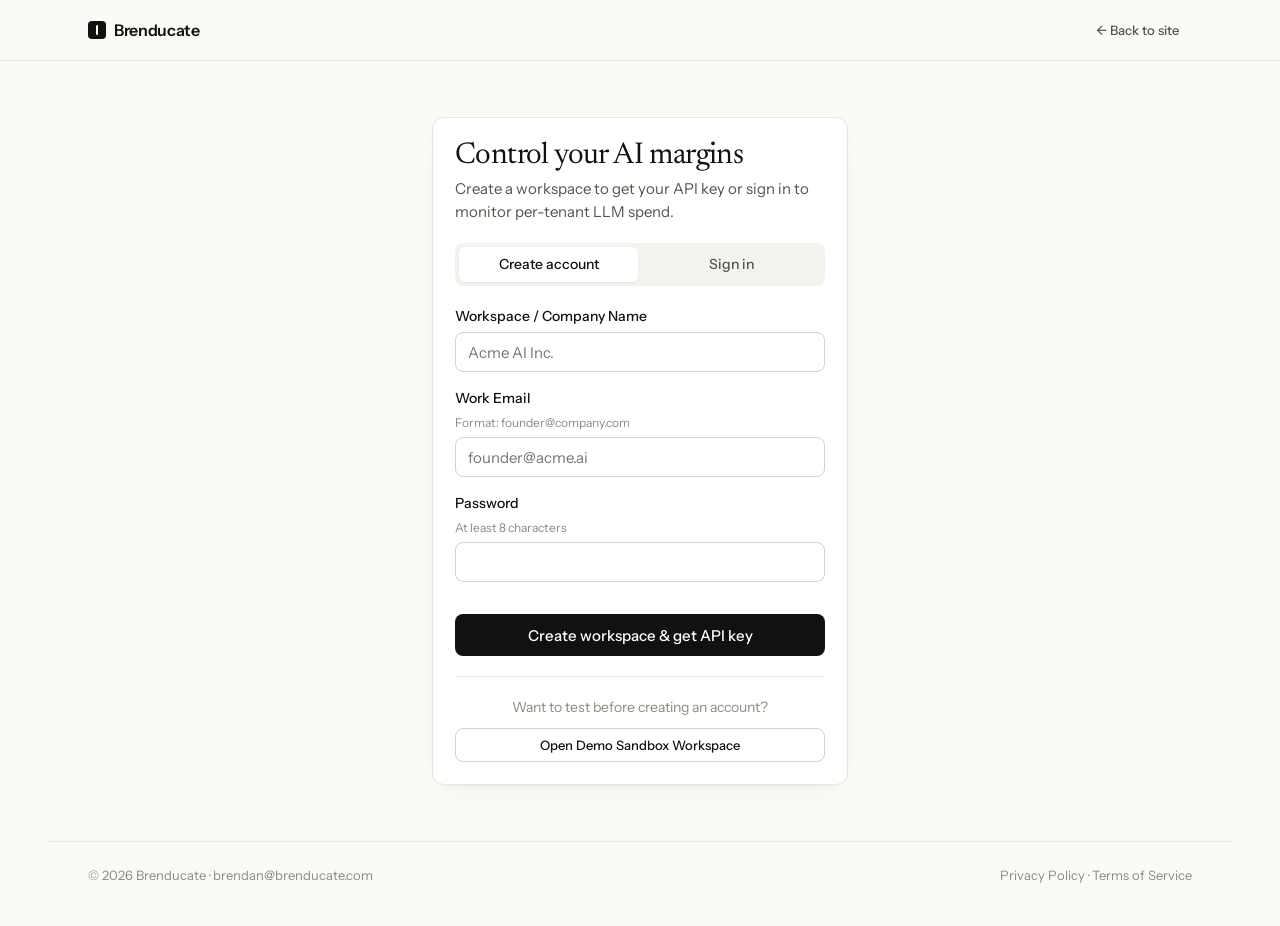
<file: dashboard.html>
<!DOCTYPE html>
<html lang="en">
<head>
  <meta charset="UTF-8">
  <meta name="viewport" content="width=device-width, initial-scale=1.0">
  <title>Brenducate — Margin Control Dashboard</title>
  <link rel="preconnect" href="https://fonts.googleapis.com">
  <link rel="preconnect" href="https://fonts.gstatic.com" crossorigin>
  <link href="https://fonts.googleapis.com/css2?family=DM+Mono:wght@400;500&family=Instrument+Sans:wght@400;500;600&family=Newsreader:ital,opsz,wght@0,6..72,400;0,6..72,500;1,6..72,400&display=swap" rel="stylesheet">
  <link rel="stylesheet" href="styles.css">
</head>
<body>

  <header class="nav">
    <div class="container nav-inner">
      <a href="index.html" class="wordmark">
        <span class="mark" aria-hidden="true"></span>Brenducate
      </a>

      <nav class="dash-tabs hidden" id="dashNav" aria-label="Dashboard sections">
        <button type="button" class="dash-tab active" data-pane="margins">Tenant Margins</button>
        <button type="button" class="dash-tab" data-pane="traces">Traces</button>
        <button type="button" class="dash-tab" data-pane="policies">Policies &amp; Degradation</button>
        <button type="button" class="dash-tab" data-pane="sdk">SDK &amp; Alerts</button>
      </nav>

      <div class="nav-actions">
        <span id="workspaceBadge" class="badge badge-neutral hidden">Workspace</span>
        <button type="button" class="btn btn-sm btn-secondary hidden" id="upgradeBtn">Upgrade Plan</button>
        <button type="button" class="btn btn-sm btn-ghost hidden" id="logoutBtn">Log out</button>
        <a href="index.html" class="btn btn-sm btn-ghost">← Back to site</a>
      </div>
    </div>
  </header>

  <!-- AUTHENTICATION GATE (shown when unauthenticated) -->
  <section id="authGate" class="auth-wrap">
    <div class="card">
      <h1 class="serif-title" style="font-size: 1.875rem; margin-bottom: 0.375rem;">Control your AI margins</h1>
      <p class="muted" style="font-size: 0.9375rem; margin-bottom: 1.25rem;">
        Create a workspace to get your API key or sign in to monitor per-tenant LLM spend.
      </p>

      <div class="auth-switch" role="tablist" aria-label="Authentication mode">
        <button type="button" id="modeSignupBtn" aria-selected="true">Create account</button>
        <button type="button" id="modeLoginBtn" aria-selected="false">Sign in</button>
      </div>

      <!-- Sign up form -->
      <form id="signupForm" class="form-stack">
        <div class="field">
          <label for="signupTeam">Workspace / Company Name</label>
          <input type="text" id="signupTeam" name="organization" class="input-control" autocomplete="organization" placeholder="Acme AI Inc." required>
        </div>
        <div class="field">
          <label for="signupEmail">Work Email</label>
          <span class="hint" id="signupEmailHint">Format: founder@company.com</span>
          <input type="email" id="signupEmail" name="email" class="input-control" autocomplete="username" spellcheck="false" aria-describedby="signupEmailHint" placeholder="founder@acme.ai" required>
          <div class="error-msg">Please enter a valid email address.</div>
        </div>
        <div class="field">
          <label for="signupPassword">Password</label>
          <span class="hint" id="signupPassHint">At least 8 characters</span>
          <input type="password" id="signupPassword" name="new-password" class="input-control" autocomplete="new-password" minlength="8" aria-describedby="signupPassHint" required>
          <div class="error-msg">Password must be at least 8 characters.</div>
        </div>
        <div id="signupError" class="subtle-text" style="color: #b3261e;"></div>
        <button type="submit" class="btn btn-primary btn-block" id="signupSubmitBtn">Create workspace &amp; get API key</button>
      </form>

      <!-- Sign in form -->
      <form id="loginForm" class="form-stack hidden">
        <div class="field">
          <label for="loginEmail">Work Email</label>
          <input type="email" id="loginEmail" name="email" class="input-control" autocomplete="username" spellcheck="false" placeholder="founder@acme.ai" required>
        </div>
        <div class="field">
          <label for="loginPassword">Password</label>
          <input type="password" id="loginPassword" name="current-password" class="input-control" autocomplete="current-password" required>
        </div>
        <div id="loginError" class="subtle-text" style="color: #b3261e;"></div>
        <button type="submit" class="btn btn-primary btn-block" id="loginSubmitBtn">Sign in to dashboard</button>
      </form>

      <div style="margin-top: 1.25rem; padding-top: 1.25rem; border-top: 1px solid var(--line); text-align: center;">
        <p class="subtle-text" style="margin-bottom: 0.625rem;">Want to test before creating an account?</p>
        <button type="button" class="btn btn-secondary btn-sm btn-block" id="enterDemoSandboxBtn">
          Open Demo Sandbox Workspace
        </button>
      </div>
    </div>
  </section>

  <!-- AUTHENTICATED DASHBOARD -->
  <main id="dashApp" class="container dash-main hidden">

    <!-- Quickstart Bar (shows live test button + newly issued key if just created) -->
    <section class="quickstart-banner" aria-label="Quick integration bar">
      <div>
        <div style="display: flex; align-items: center; gap: 0.625rem; flex-wrap: wrap;">
          <strong style="font-size: 0.9375rem;" id="quickstartTitle">Workspace ready for telemetry</strong>
          <span class="badge badge-neutral" id="telemetryStatusPill">Waiting for telemetry</span>
        </div>
        <span class="subtle-text" id="quickstartSub">Install <code>brenducate-sdk</code> or click Simulate Degraded Run to see live caps &amp; Smart Degradation update.</span>
      </div>
      <div style="display: flex; flex-wrap: wrap; align-items: center; gap: 0.5rem;">
        <code class="quickstart-key" id="keyDisplayChip">br_live_...</code>
        <button type="button" class="btn btn-sm btn-secondary hidden" id="copyFullKeyBtn">Copy Key</button>
        <button type="button" class="btn btn-sm btn-primary" id="sendTestTraceBtn">Simulate Degraded Run</button>
        <button type="button" class="btn btn-sm btn-secondary" id="refreshDataBtn">Refresh</button>
      </div>
    </section>

    <!-- PANE 1: TENANT MARGINS -->
    <section id="pane-margins" class="dash-pane active">
      <div class="kpi-grid">
        <article class="kpi-card">
          <div class="kpi-label"><span>Net Margin Saved (30d)</span><span class="badge badge-ok">Degrade + Loops</span></div>
          <div class="kpi-value ok" id="kpiSaved30d">$0.00</div>
          <div class="kpi-sub">Tracked directly vs baseline model</div>
        </article>
        <article class="kpi-card">
          <div class="kpi-label"><span>Active Burn (24h)</span><span class="badge badge-neutral" id="kpiTenantsCount">0 tenants</span></div>
          <div class="kpi-value" id="kpiSpend24h">$0.00</div>
          <div class="kpi-sub" id="kpiSpend30dSub">$0.00 total in last 30 days</div>
        </article>
        <article class="kpi-card">
          <div class="kpi-label"><span>Model Step-Downs (24h)</span><span class="badge badge-warn">Smart Degrade</span></div>
          <div class="kpi-value" id="kpiDegraded24h">0</div>
          <div class="kpi-sub">Runs moved to same-family mini/haiku</div>
        </article>
        <article class="kpi-card">
          <div class="kpi-label"><span>Loop &amp; Cap Halts (24h)</span><span class="badge badge-halt">Breaker</span></div>
          <div class="kpi-value" id="kpiKilled24h">0</div>
          <div class="kpi-sub" id="kpiAlertsSub">0 open alerts</div>
        </article>
      </div>

      <div class="card">
        <div class="card-header">
          <div>
            <h2 class="card-title">Per-Tenant Unit Economics &amp; Controls</h2>
            <p class="subtle-text">Daily and 30-day LLM spend broken down by your end-customers (<code class="mono">tenant_id</code>). Step-down or block heavy burners in one click.</p>
          </div>
        </div>

        <div tabindex="0" role="region" aria-labelledby="tenantsTableCaption" class="table-wrapper">
          <table class="data-table">
            <caption id="tenantsTableCaption">Per-tenant daily and 30-day LLM spend, savings, and manual guardrail overrides</caption>
            <thead>
              <tr>
                <th>Tenant ID</th>
                <th class="r">Spent Today</th>
                <th class="r">Saved Today</th>
                <th class="r">30d Spend</th>
                <th class="r">Runs</th>
                <th class="r">Degraded</th>
                <th class="r">Halted</th>
                <th>Status</th>
                <th>Manual Override</th>
              </tr>
            </thead>
            <tbody id="tenantsTableBody">
              <tr><td colspan="9" class="muted" style="text-align:center; padding: 2rem;">No tenant telemetry yet. Click "Simulate Degraded Run" above or run your SDK.</td></tr>
            </tbody>
          </table>
        </div>
      </div>
    </section>

    <!-- PANE 2: TRACES -->
    <section id="pane-traces" class="dash-pane">
      <div class="card">
        <div class="card-header">
          <div>
            <h2 class="card-title">Execution Trace Ledger</h2>
            <p class="subtle-text">Exact input, prompt-cache hits, reasoning tokens, and model step-down deltas per call.</p>
          </div>
          <div class="input-row">
            <input type="text" id="traceTenantFilter" class="input-control" style="height: 2.125rem; width: 12rem; font-size: 0.875rem;" placeholder="Filter tenant_id...">
            <select id="traceStatusFilter" class="input-control" style="height: 2.125rem; width: 10.5rem; font-size: 0.875rem;" aria-label="Filter traces by status">
              <option value="">All statuses</option>
              <option value="DEGRADED">DEGRADED</option>
              <option value="CIRCUIT_KILLED">CIRCUIT_KILLED</option>
              <option value="BUDGET_BLOCKED">BUDGET_BLOCKED</option>
              <option value="COMPLETED">COMPLETED</option>
            </select>
          </div>
        </div>

        <div tabindex="0" role="region" aria-labelledby="tracesTableCaption" class="table-wrapper">
          <table class="data-table">
            <caption id="tracesTableCaption">Recent LLM runs and step-level cost telemetry</caption>
            <thead>
              <tr>
                <th>Trace</th>
                <th>Tenant</th>
                <th>Agent</th>
                <th>Model Path</th>
                <th>Status</th>
                <th class="r">Tokens (Cached)</th>
                <th class="r">Cost</th>
                <th class="r">Saved</th>
              </tr>
            </thead>
            <tbody id="tracesTableBody"></tbody>
          </table>
        </div>
      </div>
    </section>

    <!-- PANE 3: POLICIES & DEGRADATION -->
    <section id="pane-policies" class="dash-pane">
      <div class="split-2">
        <div class="card">
          <div class="card-header">
            <div>
              <h2 class="card-title">Global Guardrail &amp; Degradation Policy</h2>
              <p class="subtle-text">Synced every 60s to your Python SDKs and enforced in-process in &lt;1ms.</p>
            </div>
          </div>

          <form id="policyForm" class="form-stack">
            <div class="form-grid">
              <div class="field">
                <label for="polRunDegrade">Per-Run Soft Cap (Step Down USD)</label>
                <span class="hint">Step down Sonnet → Haiku or 4o → 4o-mini</span>
                <input type="number" step="0.01" min="0" id="polRunDegrade" class="input-control" required>
              </div>
              <div class="field">
                <label for="polRunMax">Per-Run Hard Cap (Kill USD)</label>
                <span class="hint">Raise CircuitBreakerException cleanly</span>
                <input type="number" step="0.01" min="0.01" id="polRunMax" class="input-control" required>
              </div>
              <div class="field">
                <label for="polTenantDegrade">Per-Tenant Daily Soft Cap (USD)</label>
                <span class="hint">Auto-degrade heavy tenant for today</span>
                <input type="number" step="0.1" min="0" id="polTenantDegrade" class="input-control" required>
              </div>
              <div class="field">
                <label for="polTenantCap">Per-Tenant Daily Hard Cap (USD)</label>
                <span class="hint">Block tenant before tokens are burned</span>
                <input type="number" step="0.1" min="0.01" id="polTenantCap" class="input-control" required>
              </div>
              <div class="field">
                <label for="polMaxHops">Max Tool / LLM Hops per Run</label>
                <input type="number" min="1" max="200" id="polMaxHops" class="input-control" required>
              </div>
              <div class="field">
                <label for="polDupCalls">Repeated Loop Tolerance</label>
                <input type="number" min="1" max="20" id="polDupCalls" class="input-control" required>
              </div>
            </div>

            <label style="display: flex; align-items: center; gap: 0.5rem; font-size: 0.875rem; cursor: pointer;">
              <input type="checkbox" id="polKillLoop" checked>
              Kill infinite repetitive tool loops immediately in &lt;1ms
            </label>

            <div>
              <button type="submit" class="btn btn-primary" id="savePolicyBtn">Save Policy &amp; Sync SDKs</button>
            </div>
          </form>
        </div>

        <div class="card">
          <div class="card-header">
            <h2 class="card-title">Same-Family Step-Down Rules</h2>
          </div>
          <p class="subtle-text" style="margin-bottom: 1rem;">
            Same-family step-downs keep your API client, tool schemas, and prompt cache annotations valid without changing providers. Sticky per run so fallback turns hit the new cache.
          </p>
          <div id="fallbackMapList" style="display: flex; flex-direction: column; gap: 0.5rem;"></div>
        </div>
      </div>
    </section>

    <!-- PANE 4: SDK, KEYS & ALERTS -->
    <section id="pane-sdk" class="dash-pane">
      <div class="split-2">
        <div class="card">
          <div class="card-header">
            <h2 class="card-title">1-Line SDK Setup (OpenAI &amp; Anthropic)</h2>
            <button type="button" class="btn btn-xs btn-secondary" id="copySdkSnippetBtn">Copy Snippet</button>
          </div>
          <pre class="code-box" id="sdkSnippetPre"></pre>

          <div style="margin-top: 1.5rem; padding-top: 1.25rem; border-top: 1px solid var(--line);">
            <h3 class="card-title" style="margin-bottom: 0.5rem;">Workspace API Key</h3>
            <p class="subtle-text" style="margin-bottom: 0.75rem;">Active prefix: <code class="mono" id="sdkKeyPrefix">br_live_...</code></p>
            <button type="button" class="btn btn-sm btn-secondary" id="rotateKeyBtn">Rotate API Key</button>
            <div id="rotatedKeyBox" class="hidden" style="margin-top: 0.75rem;">
              <p class="subtle-text" style="color: var(--ok); font-weight: 500;">New API key issued (copy now — shown once):</p>
              <code class="quickstart-key" id="rotatedKeyVal" style="display: inline-block; margin-top: 0.375rem;"></code>
            </div>
          </div>
        </div>

        <div style="display: flex; flex-direction: column; gap: 1.25rem;">
          <div class="card">
            <div class="card-header">
              <h2 class="card-title">Slack / Webhook Margin Alerts</h2>
            </div>
            <form id="webhookForm" class="form-stack">
              <div class="field">
                <label for="slackWebhookInput">Slack Incoming Webhook URL</label>
                <span class="hint">Receives instant notifications when a tenant triggers Smart Degradation or hits a hard cap.</span>
                <input type="url" id="slackWebhookInput" class="input-control" placeholder="https://hooks.slack.com/services/...">
              </div>
              <div class="input-row">
                <button type="submit" class="btn btn-sm btn-primary">Save Webhook</button>
                <button type="button" class="btn btn-sm btn-secondary" id="testWebhookBtn">Send Test Alert</button>
              </div>
            </form>
          </div>

          <div class="card">
            <div class="card-header">
              <h2 class="card-title">Active Guardrail Alerts</h2>
            </div>
            <div id="alertsList">
              <p class="subtle-text">No open alerts.</p>
            </div>
          </div>
        </div>
      </div>
    </section>

  </main>

  <footer class="container" style="padding: 1.5rem var(--gutter) 2.5rem; border-top: 1px solid var(--line); display: flex; justify-content: space-between; flex-wrap: wrap; gap: 1rem; color: var(--ink-3); font-size: 0.8125rem;">
    <span>© 2026 Brenducate · brendan@brenducate.com</span>
    <span><a href="privacy.html">Privacy Policy</a> · <a href="terms.html">Terms of Service</a></span>
  </footer>

  <!-- TRACE DETAIL DIALOG (modern-web-guidance: light-dismiss-a-dialog) -->
  <dialog id="traceDialog" closedby="any" aria-labelledby="traceDialogTitle">
    <div class="dialog-head">
      <div>
        <h2 id="traceDialogTitle" style="font-size: 1.0625rem; font-weight: 600;">Execution Trace</h2>
        <span id="traceDialogMeta" class="subtle-text mono"></span>
      </div>
      <button type="button" class="btn btn-sm btn-ghost" id="closeTraceDialogBtn" aria-label="Close trace modal">✕</button>
    </div>
    <div class="dialog-body" id="traceDialogBody"></div>
  </dialog>

  <!-- UPGRADE / STRIPE CHECKOUT DIALOG -->
  <dialog id="upgradeDialog" closedby="any" aria-labelledby="upgradeDialogTitle">
    <div class="dialog-head">
      <h2 id="upgradeDialogTitle" style="font-size: 1.0625rem; font-weight: 600;">Upgrade Workspace Plan</h2>
      <button type="button" class="btn btn-sm btn-ghost" id="closeUpgradeDialogBtn" aria-label="Close upgrade modal">✕</button>
    </div>
    <div class="dialog-body">
      <p class="muted" style="margin-bottom: 1rem;">Start a 14-day free trial via Stripe Checkout. Cancel anytime.</p>
      <div class="form-grid" style="margin-bottom: 1rem;">
        <div class="card" style="box-shadow: none;">
          <strong>Pro Margin Guard</strong>
          <div style="font-family: var(--serif); font-size: 2rem; margin: 0.375rem 0;">$99 <span class="subtle-text">/mo</span></div>
          <p class="subtle-text" style="margin-bottom: 1rem;">Up to 250,000 LLM calls/mo + Slack webhooks &amp; 30d history.</p>
          <button type="button" class="btn btn-primary btn-block checkout-plan-btn" data-plan="pro">Select Pro ($99/mo)</button>
        </div>
        <div class="card" style="box-shadow: none;">
          <strong>Scale Fleet</strong>
          <div style="font-family: var(--serif); font-size: 2rem; margin: 0.375rem 0;">$299 <span class="subtle-text">/mo</span></div>
          <p class="subtle-text" style="margin-bottom: 1rem;">Up to 2,000,000 calls/mo + custom degradation maps.</p>
          <button type="button" class="btn btn-secondary btn-block checkout-plan-btn" data-plan="scale">Select Scale ($299/mo)</button>
        </div>
      </div>
    </div>
  </dialog>

  <div id="toastContainer" class="toast-container" aria-live="polite"></div>

  <script type="module" src="app.js"></script>
</body>
</html>
</file>
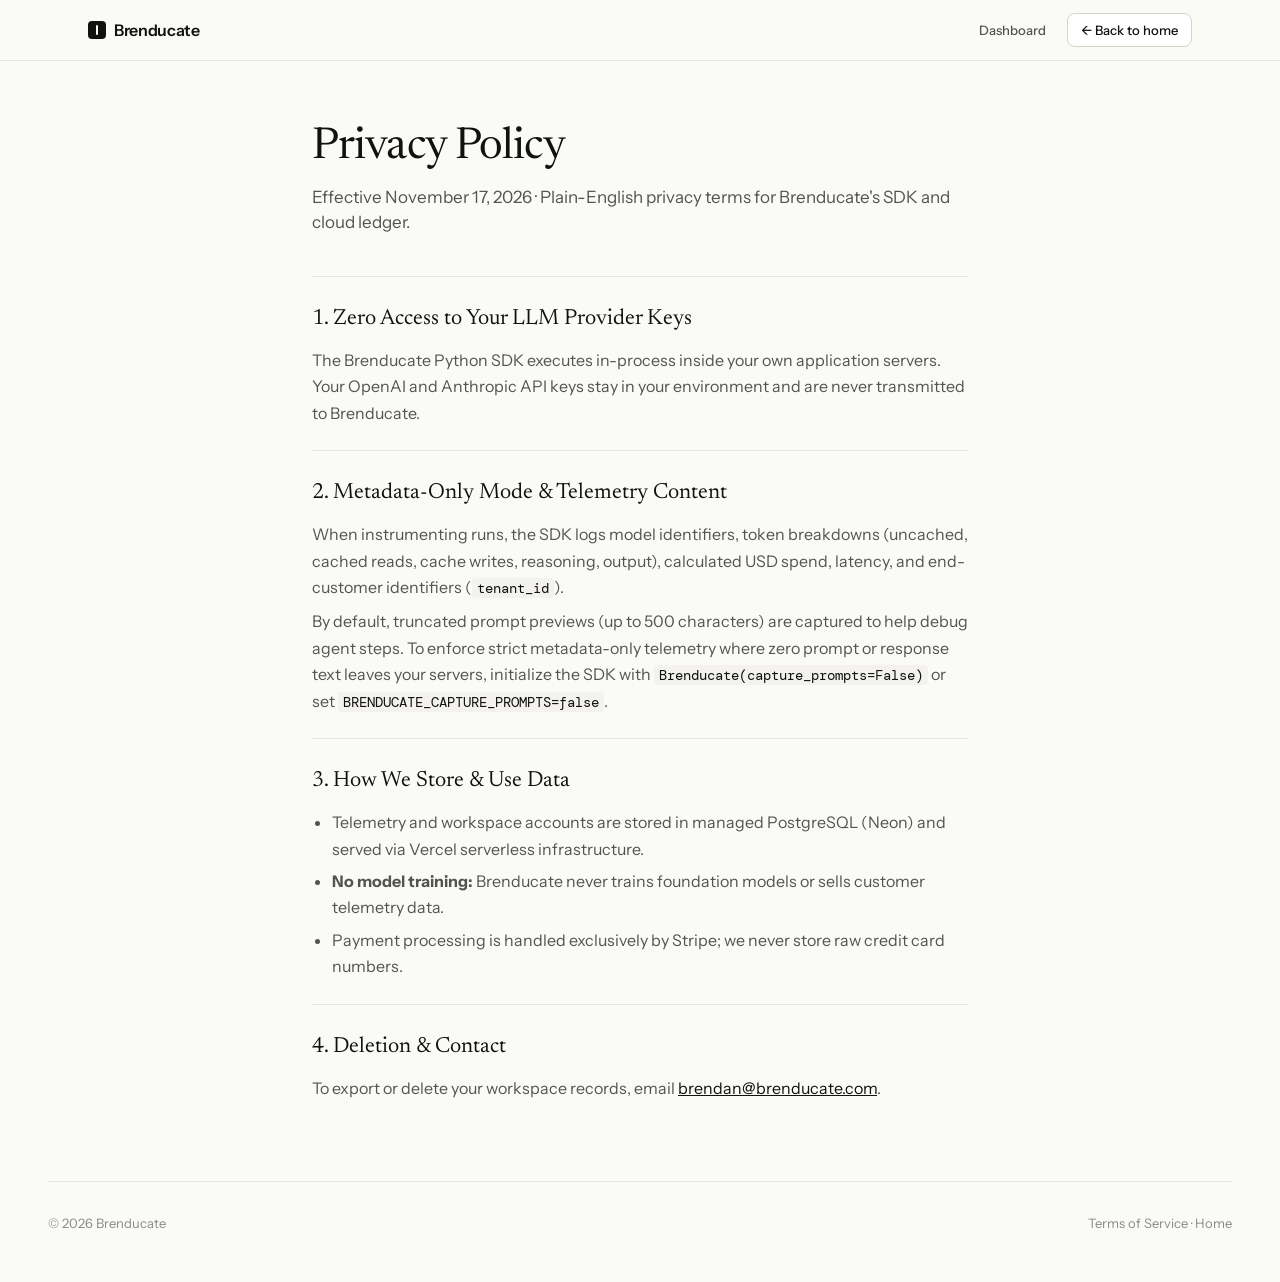
<file: privacy.html>
<!DOCTYPE html>
<html lang="en">
<head>
  <meta charset="UTF-8">
  <meta name="viewport" content="width=device-width, initial-scale=1.0">
  <title>Privacy Policy — Brenducate</title>
  <link rel="preconnect" href="https://fonts.googleapis.com">
  <link rel="preconnect" href="https://fonts.gstatic.com" crossorigin>
  <link href="https://fonts.googleapis.com/css2?family=DM+Mono:wght@400;500&family=Instrument+Sans:wght@400;500;600&family=Newsreader:ital,opsz,wght@0,6..72,400;0,6..72,500;1,6..72,400&display=swap" rel="stylesheet">
  <link rel="stylesheet" href="styles.css">
  <style>
    .legal-main { max-width: 46rem; margin-inline: auto; padding: 4rem var(--gutter) 5rem; }
    .legal-main h1 { font-size: clamp(2rem, 1.5rem + 2vw, 2.75rem); margin-bottom: 0.75rem; }
    .legal-main .lead { color: var(--ink-2); font-size: 1.0625rem; margin-bottom: 2.5rem; }
    .legal-main article { display: flex; flex-direction: column; gap: 1.5rem; line-height: 1.65; color: var(--ink-2); }
    .legal-main section { border-top: 1px solid var(--line); padding-top: 1.5rem; }
    .legal-main h2 { font-family: var(--serif); font-size: 1.375rem; font-weight: 400; color: var(--ink); margin-bottom: 0.625rem; }
    .legal-main ul { margin-left: 1.25rem; margin-top: 0.5rem; display: flex; flex-direction: column; gap: 0.375rem; }
    .legal-main code { font-family: var(--mono); font-size: 0.875em; background: var(--subtle); padding: 0.0625rem 0.3125rem; border-radius: 4px; color: var(--ink); }
    .legal-footer { border-top: 1px solid var(--line); padding: 2rem 0 3rem; color: var(--ink-3); font-size: 0.8125rem; display: flex; justify-content: space-between; flex-wrap: wrap; gap: 1rem; }
  </style>
</head>
<body>
  <header class="nav">
    <div class="container nav-inner">
      <a href="index.html" class="wordmark"><span class="mark" aria-hidden="true"></span>Brenducate</a>
      <div class="nav-actions">
        <a href="dashboard.html" class="btn btn-sm btn-ghost">Dashboard</a>
        <a href="index.html" class="btn btn-sm btn-secondary">← Back to home</a>
      </div>
    </div>
  </header>

  <main class="legal-main">
    <h1 class="serif-title">Privacy Policy</h1>
    <p class="lead">Effective November 17, 2026 · Plain-English privacy terms for Brenducate's SDK and cloud ledger.</p>

    <article>
      <section>
        <h2>1. Zero Access to Your LLM Provider Keys</h2>
        <p>The Brenducate Python SDK executes in-process inside your own application servers. Your OpenAI and Anthropic API keys stay in your environment and are never transmitted to Brenducate.</p>
      </section>

      <section>
        <h2>2. Metadata-Only Mode &amp; Telemetry Content</h2>
        <p>When instrumenting runs, the SDK logs model identifiers, token breakdowns (uncached, cached reads, cache writes, reasoning, output), calculated USD spend, latency, and end-customer identifiers (<code>tenant_id</code>).</p>
        <p style="margin-top: 0.5rem;">By default, truncated prompt previews (up to 500 characters) are captured to help debug agent steps. To enforce strict metadata-only telemetry where zero prompt or response text leaves your servers, initialize the SDK with <code>Brenducate(capture_prompts=False)</code> or set <code>BRENDUCATE_CAPTURE_PROMPTS=false</code>.</p>
      </section>

      <section>
        <h2>3. How We Store &amp; Use Data</h2>
        <ul>
          <li>Telemetry and workspace accounts are stored in managed PostgreSQL (Neon) and served via Vercel serverless infrastructure.</li>
          <li><strong>No model training:</strong> Brenducate never trains foundation models or sells customer telemetry data.</li>
          <li>Payment processing is handled exclusively by Stripe; we never store raw credit card numbers.</li>
        </ul>
      </section>

      <section>
        <h2>4. Deletion &amp; Contact</h2>
        <p>To export or delete your workspace records, email <a href="mailto:brendan@brenducate.com" style="text-decoration:underline; color:var(--ink);">brendan@brenducate.com</a>.</p>
      </section>
    </article>
  </main>

  <footer class="container legal-footer">
    <span>© 2026 Brenducate</span>
    <span><a href="terms.html">Terms of Service</a> · <a href="index.html">Home</a></span>
  </footer>
</body>
</html>
</file>
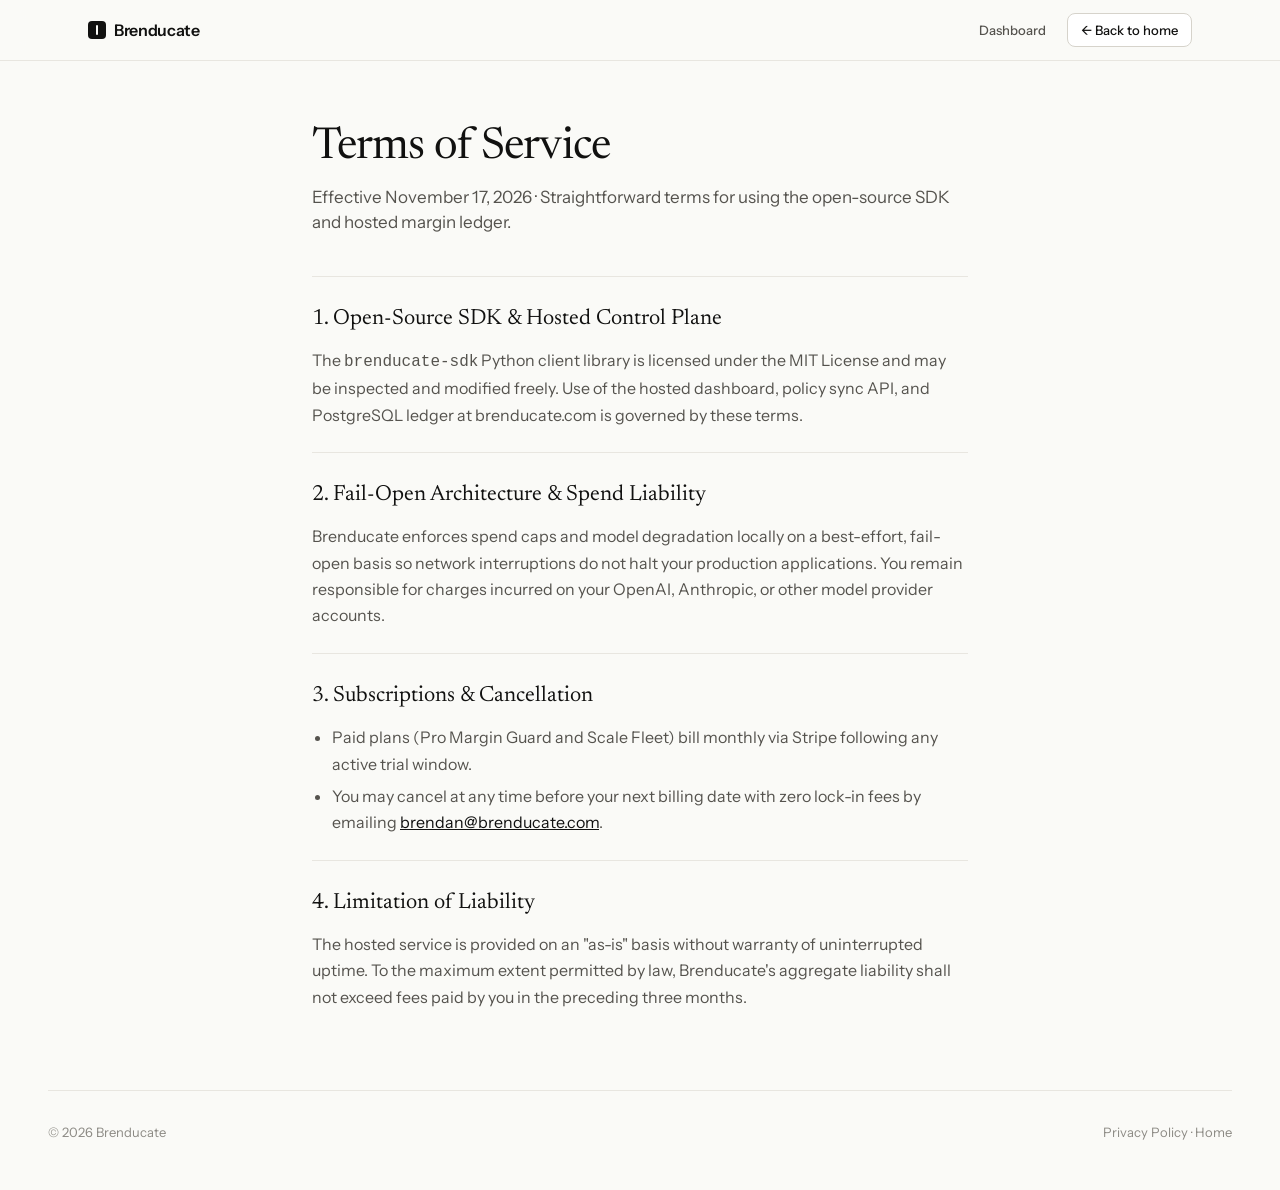
<file: terms.html>
<!DOCTYPE html>
<html lang="en">
<head>
  <meta charset="UTF-8">
  <meta name="viewport" content="width=device-width, initial-scale=1.0">
  <title>Terms of Service — Brenducate</title>
  <link rel="preconnect" href="https://fonts.googleapis.com">
  <link rel="preconnect" href="https://fonts.gstatic.com" crossorigin>
  <link href="https://fonts.googleapis.com/css2?family=DM+Mono:wght@400;500&family=Instrument+Sans:wght@400;500;600&family=Newsreader:ital,opsz,wght@0,6..72,400;0,6..72,500;1,6..72,400&display=swap" rel="stylesheet">
  <link rel="stylesheet" href="styles.css">
  <style>
    .legal-main { max-width: 46rem; margin-inline: auto; padding: 4rem var(--gutter) 5rem; }
    .legal-main h1 { font-size: clamp(2rem, 1.5rem + 2vw, 2.75rem); margin-bottom: 0.75rem; }
    .legal-main .lead { color: var(--ink-2); font-size: 1.0625rem; margin-bottom: 2.5rem; }
    .legal-main article { display: flex; flex-direction: column; gap: 1.5rem; line-height: 1.65; color: var(--ink-2); }
    .legal-main section { border-top: 1px solid var(--line); padding-top: 1.5rem; }
    .legal-main h2 { font-family: var(--serif); font-size: 1.375rem; font-weight: 400; color: var(--ink); margin-bottom: 0.625rem; }
    .legal-main ul { margin-left: 1.25rem; margin-top: 0.5rem; display: flex; flex-direction: column; gap: 0.375rem; }
    .legal-footer { border-top: 1px solid var(--line); padding: 2rem 0 3rem; color: var(--ink-3); font-size: 0.8125rem; display: flex; justify-content: space-between; flex-wrap: wrap; gap: 1rem; }
  </style>
</head>
<body>
  <header class="nav">
    <div class="container nav-inner">
      <a href="index.html" class="wordmark"><span class="mark" aria-hidden="true"></span>Brenducate</a>
      <div class="nav-actions">
        <a href="dashboard.html" class="btn btn-sm btn-ghost">Dashboard</a>
        <a href="index.html" class="btn btn-sm btn-secondary">← Back to home</a>
      </div>
    </div>
  </header>

  <main class="legal-main">
    <h1 class="serif-title">Terms of Service</h1>
    <p class="lead">Effective November 17, 2026 · Straightforward terms for using the open-source SDK and hosted margin ledger.</p>

    <article>
      <section>
        <h2>1. Open-Source SDK &amp; Hosted Control Plane</h2>
        <p>The <code>brenducate-sdk</code> Python client library is licensed under the MIT License and may be inspected and modified freely. Use of the hosted dashboard, policy sync API, and PostgreSQL ledger at brenducate.com is governed by these terms.</p>
      </section>

      <section>
        <h2>2. Fail-Open Architecture &amp; Spend Liability</h2>
        <p>Brenducate enforces spend caps and model degradation locally on a best-effort, fail-open basis so network interruptions do not halt your production applications. You remain responsible for charges incurred on your OpenAI, Anthropic, or other model provider accounts.</p>
      </section>

      <section>
        <h2>3. Subscriptions &amp; Cancellation</h2>
        <ul>
          <li>Paid plans (Pro Margin Guard and Scale Fleet) bill monthly via Stripe following any active trial window.</li>
          <li>You may cancel at any time before your next billing date with zero lock-in fees by emailing <a href="mailto:brendan@brenducate.com" style="text-decoration:underline; color:var(--ink);">brendan@brenducate.com</a>.</li>
        </ul>
      </section>

      <section>
        <h2>4. Limitation of Liability</h2>
        <p>The hosted service is provided on an "as-is" basis without warranty of uninterrupted uptime. To the maximum extent permitted by law, Brenducate's aggregate liability shall not exceed fees paid by you in the preceding three months.</p>
      </section>
    </article>
  </main>

  <footer class="container legal-footer">
    <span>© 2026 Brenducate</span>
    <span><a href="privacy.html">Privacy Policy</a> · <a href="index.html">Home</a></span>
  </footer>
</body>
</html>
</file>
<file: styles.css>
/* ============================================================================
   Brenducate — Design System (Landing & Margin Control Dashboard)
   Clean high-craft editorial system: Warm Alabaster (#fafaf7), White Cards,
   Obsidian Ink (#111110), Signal Orange (#ff4f00), Margin Emerald (#1f8a4c).
   ============================================================================ */

:root {
  color-scheme: light;
  --bg: #fafaf7;
  --surface: #ffffff;
  --subtle: #f3f2ee;
  --line: #e8e6e0;
  --line-strong: #d6d3cb;
  --ink: #111110;
  --ink-2: #55534e;
  --ink-3: #8c8a84;
  --accent: #ff4f00;
  --accent-soft: #fff1ea;
  --accent-ink: #b33800;
  --ok: #1f8a4c;
  --ok-soft: #ecf6ef;
  --warn: #a86500;
  --warn-soft: #fbf3e4;
  --code-bg: #121211;
  --code-line: #2a2a27;

  --serif: 'Newsreader', Georgia, serif;
  --sans: 'Instrument Sans', -apple-system, BlinkMacSystemFont, 'Segoe UI', sans-serif;
  --mono: 'DM Mono', ui-monospace, SFMono-Regular, Menlo, monospace;

  --max: 74rem;
  --gutter: clamp(1.25rem, 4vw, 2.5rem);
  --radius: 10px;
  --shadow-card: 0 1px 2px rgba(17, 17, 16, 0.03), 0 10px 28px -16px rgba(17, 17, 16, 0.1);
  --shadow-window:
    0 1px 1px rgba(17, 17, 16, 0.03),
    0 4px 10px rgba(17, 17, 16, 0.04),
    0 24px 60px -20px rgba(17, 17, 16, 0.16);
}

::selection { background: rgba(255, 79, 0, 0.16); color: var(--ink); }
*, *::before, *::after { box-sizing: border-box; margin: 0; padding: 0; }
html { scroll-behavior: smooth; }

body {
  font-family: var(--sans);
  font-size: 1rem;
  line-height: 1.5;
  color: var(--ink);
  background: var(--bg);
  -webkit-font-smoothing: antialiased;
  overflow-x: clip;
}

a { color: inherit; text-decoration: none; }
button { font: inherit; color: inherit; background: none; border: 0; cursor: pointer; }
.tabular { font-variant-numeric: tabular-nums; }
.mono { font-family: var(--mono); }
.muted { color: var(--ink-2); }
.subtle-text { color: var(--ink-3); font-size: 0.875rem; }
.hidden { display: none !important; }

:focus-visible { outline: 2px solid var(--accent); outline-offset: 2px; border-radius: 4px; }

.container { max-width: var(--max); margin-inline: auto; padding-inline: var(--gutter); }

/* Typography */
.serif-title {
  font-family: var(--serif);
  font-weight: 400;
  letter-spacing: -0.02em;
  line-height: 1.08;
  text-wrap: balance;
}

/* Buttons */
.btn {
  display: inline-flex;
  align-items: center;
  justify-content: center;
  gap: 0.5rem;
  height: 2.625rem;
  padding-inline: 1.125rem;
  border-radius: 8px;
  font-size: 0.9375rem;
  font-weight: 500;
  line-height: 1;
  white-space: nowrap;
  transition: background-color 150ms ease, border-color 150ms ease, transform 100ms ease;
}
.btn:active { transform: translateY(1px); }
.btn:disabled { opacity: 0.55; cursor: not-allowed; }
.btn-sm { height: 2.125rem; padding-inline: 0.8125rem; font-size: 0.8125rem; }
.btn-xs { height: 1.75rem; padding-inline: 0.625rem; font-size: 0.75rem; border-radius: 6px; }
.btn-primary { background: var(--ink); color: #fff; }
.btn-primary:hover:not(:disabled) { background: #2b2b29; }
.btn-secondary { background: var(--surface); border: 1px solid var(--line-strong); color: var(--ink); }
.btn-secondary:hover:not(:disabled) { border-color: var(--ink-3); background: #fdfdfc; }
.btn-danger { background: var(--accent-soft); border: 1px solid #ffd2bd; color: var(--accent-ink); }
.btn-danger:hover:not(:disabled) { background: #ffe4d6; }
.btn-ghost { color: var(--ink-2); }
.btn-ghost:hover:not(:disabled) { color: var(--ink); background: var(--subtle); }
.btn-block { width: 100%; }

/* Badges */
.badge {
  display: inline-flex;
  align-items: center;
  gap: 0.35rem;
  font-size: 0.75rem;
  font-weight: 500;
  padding: 0.1875rem 0.5625rem;
  border-radius: 999px;
  white-space: nowrap;
}
.badge-ok { color: var(--ok); background: var(--ok-soft); }
.badge-warn { color: var(--warn); background: var(--warn-soft); }
.badge-halt { color: var(--accent-ink); background: var(--accent-soft); }
.badge-neutral { color: var(--ink-2); background: var(--subtle); border: 1px solid var(--line); }

/* Header / Nav */
.nav {
  position: sticky;
  top: 0;
  z-index: 40;
  background: rgba(250, 250, 247, 0.88);
  backdrop-filter: saturate(140%) blur(12px);
  -webkit-backdrop-filter: saturate(140%) blur(12px);
  border-bottom: 1px solid var(--line);
}
.nav-inner { display: flex; align-items: center; justify-content: space-between; height: 3.75rem; gap: 1.5rem; }
.wordmark { display: inline-flex; align-items: center; gap: 0.5rem; font-weight: 600; font-size: 1rem; letter-spacing: -0.02em; }
.mark { width: 1.125rem; height: 1.125rem; border-radius: 4px; background: var(--ink); position: relative; flex-shrink: 0; }
.mark::after { content: ''; position: absolute; left: 50%; top: 22%; bottom: 22%; width: 2px; margin-left: -1px; background: var(--bg); border-radius: 1px; }

.dash-tabs { display: flex; gap: 0.25rem; overflow-x: auto; }
.dash-tab {
  padding: 0.4375rem 0.75rem;
  border-radius: 7px;
  font-size: 0.875rem;
  font-weight: 500;
  color: var(--ink-2);
  white-space: nowrap;
  transition: background-color 140ms ease, color 140ms ease;
}
.dash-tab:hover { color: var(--ink); background: var(--subtle); }
.dash-tab.active { color: var(--ink); background: var(--surface); border: 1px solid var(--line); box-shadow: 0 1px 2px rgba(17,17,16,0.04); }

.nav-actions { display: flex; align-items: center; gap: 0.5rem; }

/* Cards & Grids */
.dash-main { padding-block: 2rem 4rem; }
.dash-pane { display: none; }
.dash-pane.active { display: block; }

.card {
  background: var(--surface);
  border: 1px solid var(--line);
  border-radius: 12px;
  box-shadow: var(--shadow-card);
  padding: 1.375rem;
}
.card-header {
  display: flex;
  flex-wrap: wrap;
  align-items: center;
  justify-content: space-between;
  gap: 0.75rem;
  margin-bottom: 1rem;
}
.card-title { font-size: 1rem; font-weight: 600; letter-spacing: -0.01em; }

.kpi-grid { display: grid; grid-template-columns: repeat(4, minmax(0, 1fr)); gap: 1rem; margin-bottom: 1.5rem; }
.kpi-card { background: var(--surface); border: 1px solid var(--line); border-radius: 12px; padding: 1.25rem; }
.kpi-label { font-size: 0.8125rem; color: var(--ink-2); display: flex; justify-content: space-between; align-items: center; gap: 0.5rem; }
.kpi-value { font-family: var(--serif); font-size: 2.25rem; line-height: 1.1; margin-top: 0.5rem; font-variant-numeric: tabular-nums; }
.kpi-value.ok { color: var(--ok); }
.kpi-sub { font-size: 0.8125rem; color: var(--ink-3); margin-top: 0.375rem; }
@media (max-width: 60rem) { .kpi-grid { grid-template-columns: repeat(2, minmax(0, 1fr)); } }
@media (max-width: 34rem) { .kpi-grid { grid-template-columns: 1fr; } }

.split-2 { display: grid; grid-template-columns: 1.15fr 0.85fr; gap: 1.25rem; align-items: start; }
@media (max-width: 56rem) { .split-2 { grid-template-columns: 1fr; } }

/* Quickstart banner */
.quickstart-banner {
  background: var(--surface);
  border: 1px solid var(--line-strong);
  border-radius: 12px;
  padding: 1.25rem 1.375rem;
  margin-bottom: 1.5rem;
  display: flex;
  flex-wrap: wrap;
  align-items: center;
  justify-content: space-between;
  gap: 1rem;
}
.quickstart-key {
  font-family: var(--mono);
  font-size: 0.8125rem;
  background: var(--subtle);
  border: 1px solid var(--line);
  padding: 0.375rem 0.625rem;
  border-radius: 6px;
  color: var(--ink);
}

/* Responsive Accessible Tables (modern-web-guidance: responsive-table) */
.table-wrapper {
  overflow: auto;
  max-inline-size: 100%;
  max-block-size: min(560px, 75vh);
  container-type: inline-size;
  border: 1px solid var(--line);
  border-radius: 10px;
  background: var(--surface);
}
.table-wrapper:focus-visible { outline: 2px solid var(--accent); }

.data-table {
  width: 100%;
  border-collapse: separate;
  border-spacing: 0;
  font-size: 0.875rem;
  font-variant-numeric: tabular-nums;
}
.data-table caption {
  position: absolute;
  width: 1px;
  height: 1px;
  overflow: hidden;
  clip-path: inset(50%);
}
.data-table thead th {
  position: sticky;
  inset-block-start: 0;
  z-index: 2;
  background: #fcfcfa;
  text-align: left;
  font-size: 0.75rem;
  font-weight: 600;
  color: var(--ink-3);
  text-transform: uppercase;
  letter-spacing: 0.03em;
  padding: 0.75rem 1rem;
  border-bottom: 1px solid var(--line);
  white-space: nowrap;
}
.data-table tbody th,
.data-table tbody td {
  padding: 0.75rem 1rem;
  border-bottom: 1px solid var(--line);
  vertical-align: middle;
}
.data-table tbody th {
  position: sticky;
  inset-inline-start: 0;
  z-index: 1;
  background: var(--surface);
  font-weight: 600;
  text-align: left;
}
.data-table tbody tr:last-child th,
.data-table tbody tr:last-child td { border-bottom: 0; }
.data-table tbody tr:hover th,
.data-table tbody tr:hover td { background: #fbfbf9; }
.data-table tbody tr.clickable { cursor: pointer; }
.data-table .r { text-align: right; }

@container (width < 600px) {
  .data-table,
  .data-table thead,
  .data-table tbody,
  .data-table tr,
  .data-table th,
  .data-table td { display: block; }
  .data-table thead { display: none; }
  .data-table tr {
    margin-block-end: 0.75rem;
    border-bottom: 1px solid var(--line-strong);
    padding-bottom: 0.5rem;
  }
  .data-table tbody th {
    position: sticky;
    inset-block-start: 0;
    z-index: 2;
    background: var(--subtle);
    border-bottom: 1px solid var(--line);
  }
  .data-table tbody td {
    display: flex;
    justify-content: space-between;
    align-items: center;
    gap: 1rem;
    text-align: right;
    border-bottom: 1px dashed var(--line);
  }
  .data-table tbody td::before {
    content: attr(data-label);
    font-size: 0.75rem;
    font-weight: 600;
    color: var(--ink-3);
    text-align: left;
  }
}

/* Forms & Validation (modern-web-guidance: validate-input-after-interaction & autofill-sign-up-form) */
.form-stack { display: flex; flex-direction: column; gap: 1rem; }
.form-grid { display: grid; grid-template-columns: repeat(2, minmax(0, 1fr)); gap: 1rem; }
@media (max-width: 42rem) { .form-grid { grid-template-columns: 1fr; } }

.field { display: flex; flex-direction: column; gap: 0.3125rem; }
.field label { font-size: 0.875rem; font-weight: 500; color: var(--ink); }
.field .hint { font-size: 0.75rem; color: var(--ink-3); }
.input-control {
  width: 100%;
  height: 2.5rem;
  padding-inline: 0.75rem;
  border: 1px solid var(--line-strong);
  border-radius: 8px;
  font: inherit;
  font-size: 0.9375rem;
  background: var(--surface);
  color: var(--ink);
  transition: border-color 140ms ease, background-color 140ms ease;
}
.input-control:focus { outline: 2px solid var(--accent); outline-offset: 1px; border-color: var(--accent); }
.input-control:user-invalid,
.input-control.user-invalid-fallback {
  border-color: #d93025;
  background-color: #fef5f4;
}
.input-control:user-valid { border-color: var(--ok); }
.error-msg { display: none; font-size: 0.8125rem; color: #b3261e; }
.input-control:user-invalid + .error-msg,
.input-control.user-invalid-fallback + .error-msg { display: block; }

.input-row { display: flex; gap: 0.5rem; align-items: center; }

/* Code block */
.code-box {
  background: var(--code-bg);
  color: #e6e4dd;
  border-radius: 10px;
  padding: 1rem 1.125rem;
  font-family: var(--mono);
  font-size: 0.8125rem;
  line-height: 1.65;
  overflow-x: auto;
}

/* Auth Gate Card */
.auth-wrap {
  max-width: 28rem;
  margin: 3.5rem auto;
  padding-inline: 1rem;
}
.auth-switch {
  display: grid;
  grid-template-columns: 1fr 1fr;
  gap: 0.25rem;
  background: var(--subtle);
  padding: 0.25rem;
  border-radius: 8px;
  margin-bottom: 1.25rem;
}
.auth-switch button {
  padding: 0.4375rem;
  border-radius: 6px;
  font-size: 0.875rem;
  font-weight: 500;
  color: var(--ink-2);
}
.auth-switch button[aria-selected="true"] {
  background: var(--surface);
  color: var(--ink);
  box-shadow: 0 1px 2px rgba(17,17,16,0.06);
}

/* Dialogs (modern-web-guidance: light-dismiss-a-dialog) */
dialog {
  margin: auto;
  border: 1px solid var(--line);
  border-radius: 14px;
  background: var(--surface);
  color: var(--ink);
  width: min(44rem, calc(100vw - 2rem));
  max-height: 88vh;
  overflow: auto;
  box-shadow: var(--shadow-window);
  padding: 0;
}
dialog::backdrop {
  background-color: rgba(17, 17, 16, 0.46);
  backdrop-filter: blur(2px);
}
.dialog-head {
  display: flex;
  align-items: center;
  justify-content: space-between;
  gap: 1rem;
  padding: 1.125rem 1.375rem;
  border-bottom: 1px solid var(--line);
  position: sticky;
  top: 0;
  background: var(--surface);
  z-index: 3;
}
.dialog-body { padding: 1.375rem; }

/* Alert feed items */
.alert-item {
  display: flex;
  justify-content: space-between;
  align-items: flex-start;
  gap: 1rem;
  padding: 0.875rem 0;
  border-bottom: 1px solid var(--line);
}
.alert-item:last-child { border-bottom: 0; }

/* Toast */
.toast-container {
  position: fixed;
  right: 1.25rem;
  bottom: 1.25rem;
  z-index: 90;
  display: flex;
  flex-direction: column;
  gap: 0.5rem;
}
.toast {
  background: var(--ink);
  color: #fff;
  padding: 0.6875rem 1rem;
  border-radius: 8px;
  font-size: 0.875rem;
  box-shadow: 0 8px 24px rgba(17,17,16,0.2);
}
.toast.ok { background: var(--ok); }
.toast.warn { background: var(--accent-ink); }
</file>
